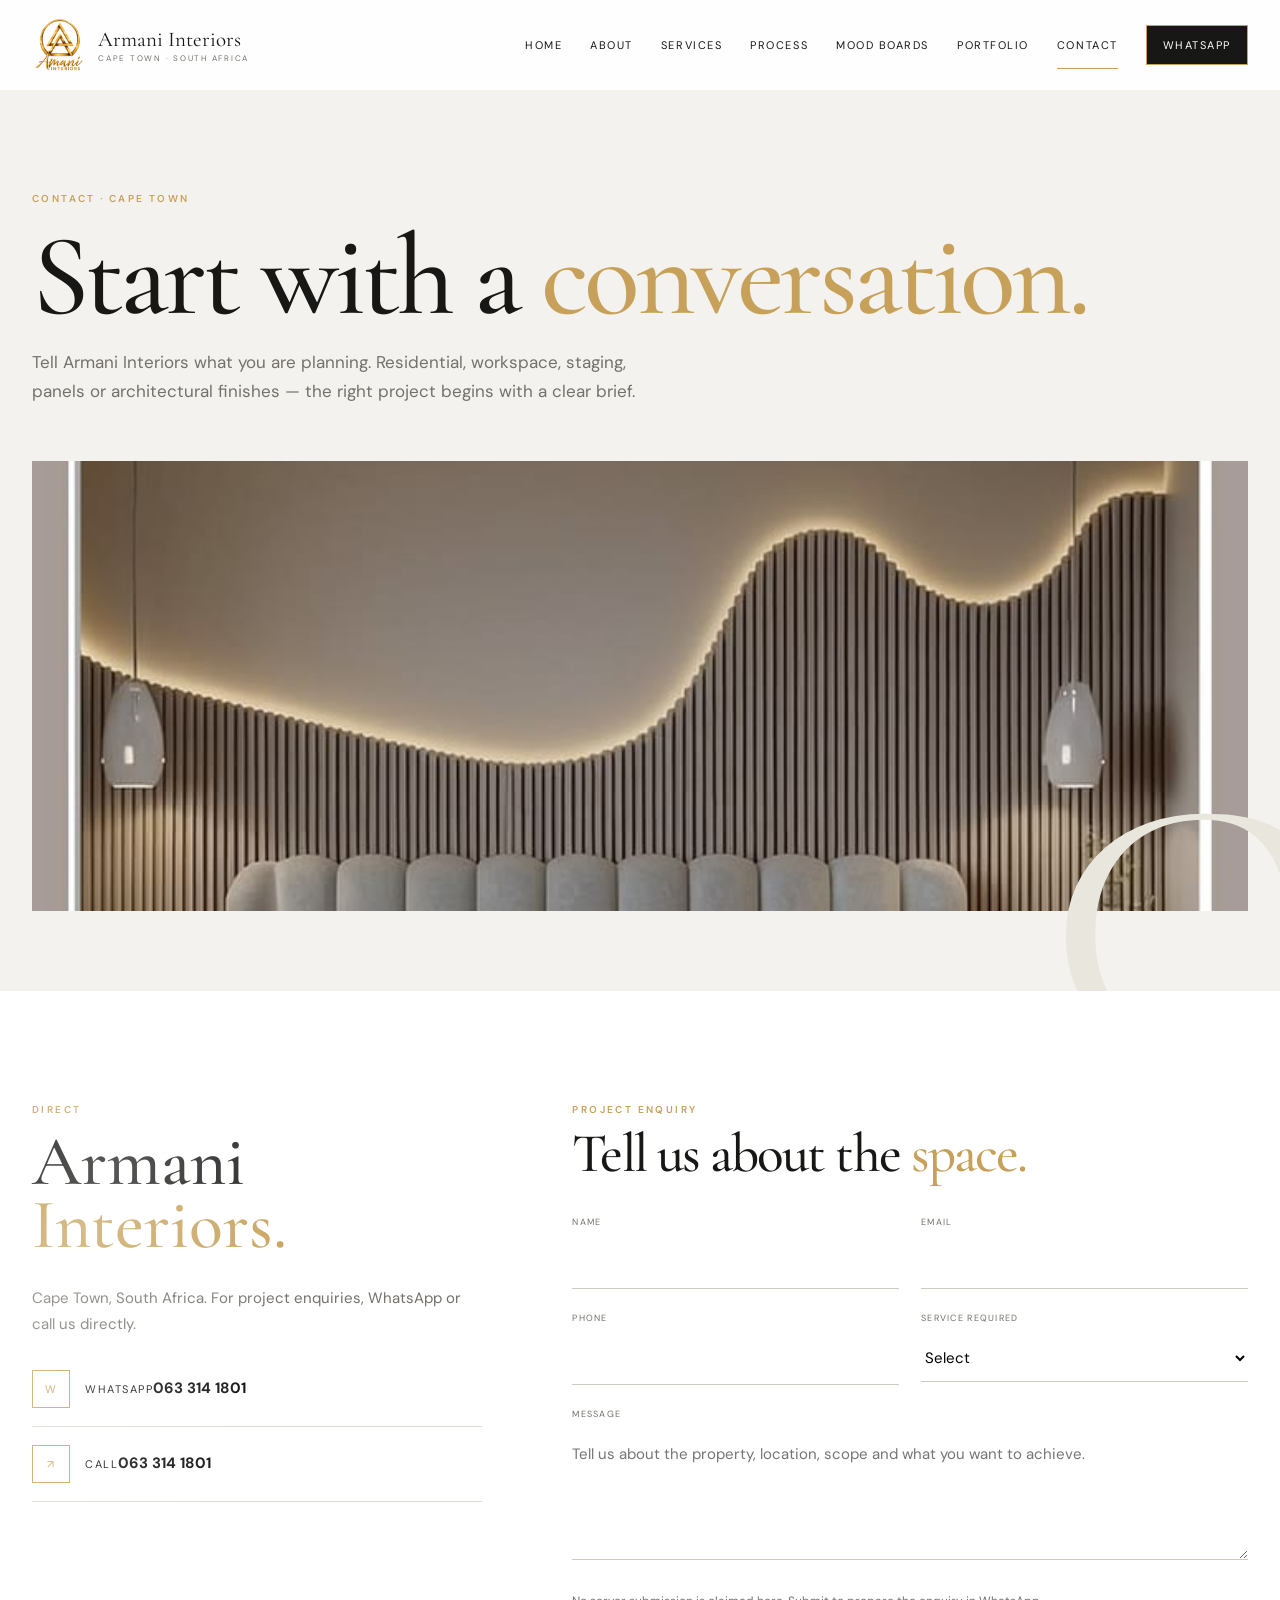
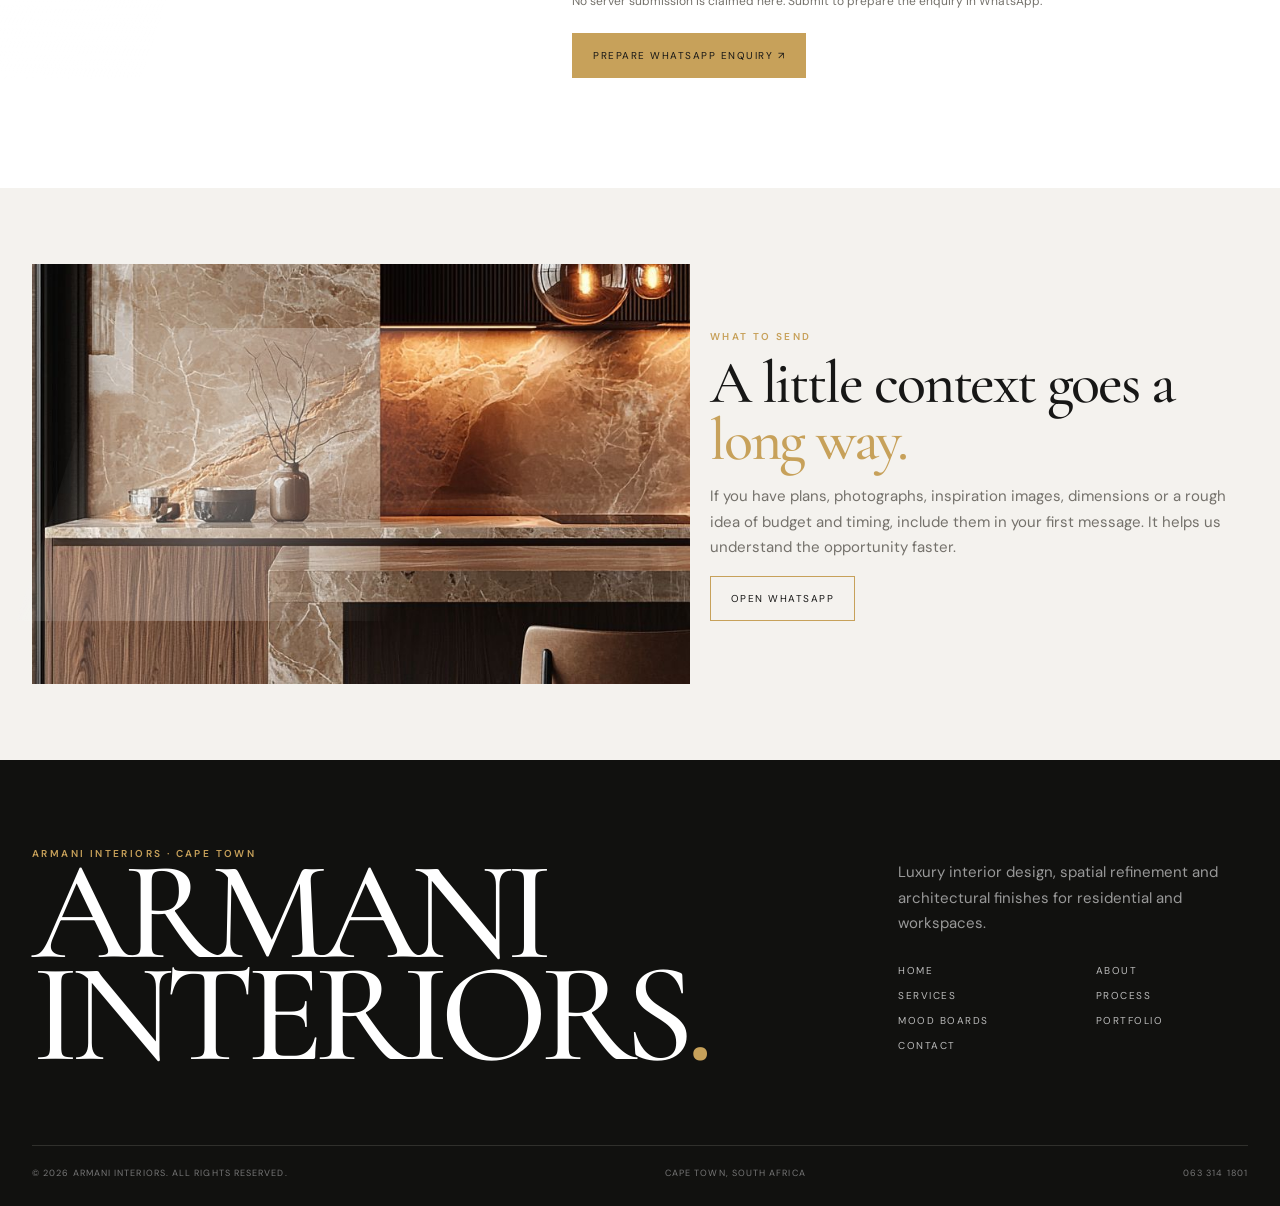
<file: contact.html>
<!doctype html><html lang="en"><head><meta charset="utf-8"><meta name="viewport" content="width=device-width,initial-scale=1"><meta name="theme-color" content="#171716">
<link rel="stylesheet" href="styles.css"><link rel="icon" href="assets/file_00000000468882109722c236b405d315.png">
<title>Contact | Armani Interiors</title><meta name="description" content="Contact Armani Interiors in Cape Town for residential and workspace interior design, staging, cladding and wall panels."></head><body><header class="site-header"><div class="wrap nav"><a class="brand" href="index.html" aria-label="Armani Interiors home"><img src="assets/file_00000000468882109722c236b405d315.png" alt="Armani Interiors logo"><span class="brand-text">Armani Interiors<small>Cape Town · South Africa</small></span></a><nav class="nav-links" aria-label="Primary navigation"><a class="" href="index.html">Home</a><a class="" href="about.html">About</a><a class="" href="services.html">Services</a><a class="" href="process.html">Process</a><a class="" href="mood-boards.html">Mood Boards</a><a class="" href="portfolio.html">Portfolio</a><a class="active" href="contact.html">Contact</a><a class="nav-cta" data-whatsapp target="_blank" rel="noopener">WhatsApp</a></nav><button class="menu-btn" aria-label="Open menu" aria-expanded="false"><span></span><span></span></button></div><nav class="mobile-menu" aria-label="Mobile navigation"><a href="index.html">Home</a><a href="about.html">About</a><a href="services.html">Services</a><a href="process.html">Process</a><a href="mood-boards.html">Mood Boards</a><a href="portfolio.html">Portfolio</a><a href="contact.html">Contact</a><a data-whatsapp target="_blank" rel="noopener">WhatsApp</a></nav></header><main><section class="page-hero"><div class="wrap"><div class="eyebrow">Contact · Cape Town</div><h1 class="display">Start with a <span class="gold">conversation.</span></h1><p>Tell Armani Interiors what you are planning. Residential, workspace, staging, panels or architectural finishes — the right project begins with a clear brief.</p><div class="page-hero-image reveal"><img src="assets/IMG-20261007-WA0006.jpg" alt="Elegant contemporary bedroom interior" fetchpriority="high"></div></div><div class="ghost">C</div></section><section class="section"><div class="wrap contact-grid"><div class="contact-info reveal"><div class="eyebrow">Direct</div><h2>Armani <span class="gold">Interiors.</span></h2><p>Cape Town, South Africa. For project enquiries, WhatsApp or call us directly.</p><a class="contact-link" data-whatsapp target="_blank" rel="noopener"><span class="icon">W</span><div><span>WhatsApp</span><strong>063 314 1801</strong></div></a><a class="contact-link" data-phone><span class="icon">↗</span><div><span>Call</span><strong>063 314 1801</strong></div></a></div><div class="reveal delay-1"><div class="eyebrow">Project Enquiry</div><h2 class="display" style="font-size:55px;margin:10px 0 35px">Tell us about the <span class="gold">space.</span></h2><form class="form" id="contactForm"><div class="field"><label for="name">Name</label><input id="name" name="name" required autocomplete="name"></div><div class="field"><label for="email">Email</label><input id="email" name="email" type="email" required autocomplete="email"></div><div class="field"><label for="phone">Phone</label><input id="phone" name="phone" required autocomplete="tel"></div><div class="field"><label for="service">Service required</label><select id="service" name="service" required><option value="">Select</option><option>Turnkey Interior Design</option><option>Property Staging</option><option>Cladding Supply & Installation</option><option>Wall Panel Installation</option><option>Other / Not sure yet</option></select></div><div class="field full"><label for="message">Message</label><textarea id="message" name="message" required placeholder="Tell us about the property, location, scope and what you want to achieve."></textarea></div><div class="form-status" aria-live="polite">No server submission is claimed here. Submit to prepare the enquiry in WhatsApp.</div><button class="btn gold-btn" type="submit">Prepare WhatsApp Enquiry ↗</button></form></div></div></section><section class="section-sm" style="background:var(--soft)"><div class="wrap mini-board"><div class="image-frame reveal" style="height:420px"><img src="assets/IMG-20261007-WA0003.jpg" alt="Luxury interior concept with stone and timber" loading="lazy"></div><div class="reveal delay-1"><div class="eyebrow">What to send</div><h2 class="display" style="font-size:60px;margin:10px 0">A little context goes a <span class="gold">long way.</span></h2><p style="color:var(--gray)">If you have plans, photographs, inspiration images, dimensions or a rough idea of budget and timing, include them in your first message. It helps us understand the opportunity faster.</p><a class="btn" data-whatsapp target="_blank" rel="noopener">Open WhatsApp</a></div></div></section></main><footer class="footer"><div class="wrap"><div class="footer-top"><div><div class="eyebrow">Armani Interiors · Cape Town</div><h2>ARMANI INTERIORS<span>.</span></h2></div><div class="footer-copy"><p>Luxury interior design, spatial refinement and architectural finishes for residential and workspaces.</p><div class="footer-links"><a href="index.html">Home</a><a href="about.html">About</a><a href="services.html">Services</a><a href="process.html">Process</a><a href="mood-boards.html">Mood Boards</a><a href="portfolio.html">Portfolio</a><a href="contact.html">Contact</a></div></div></div><div class="footer-bottom"><span>© 2026 Armani Interiors. All rights reserved.</span><span>Cape Town, South Africa</span><span>063 314 1801</span></div></div></footer><script src="script.js"></script></body></html>
</file>
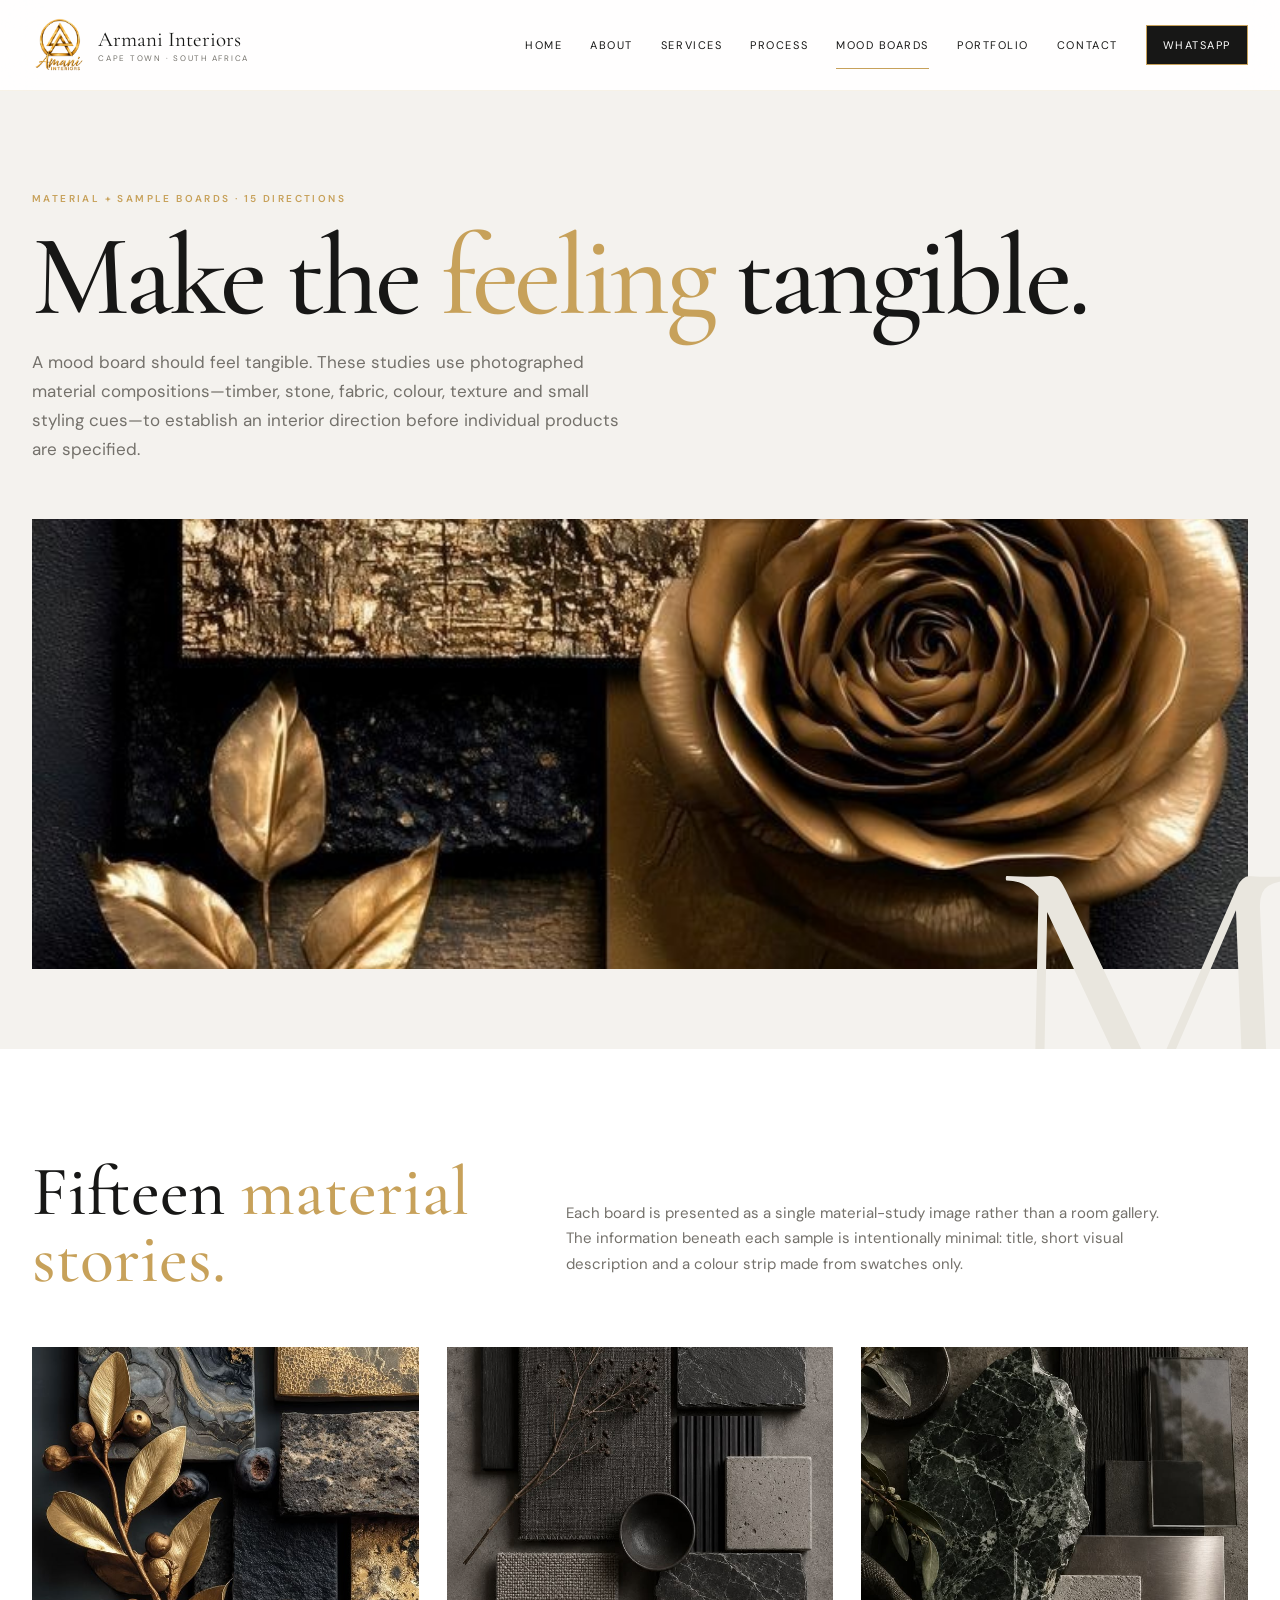
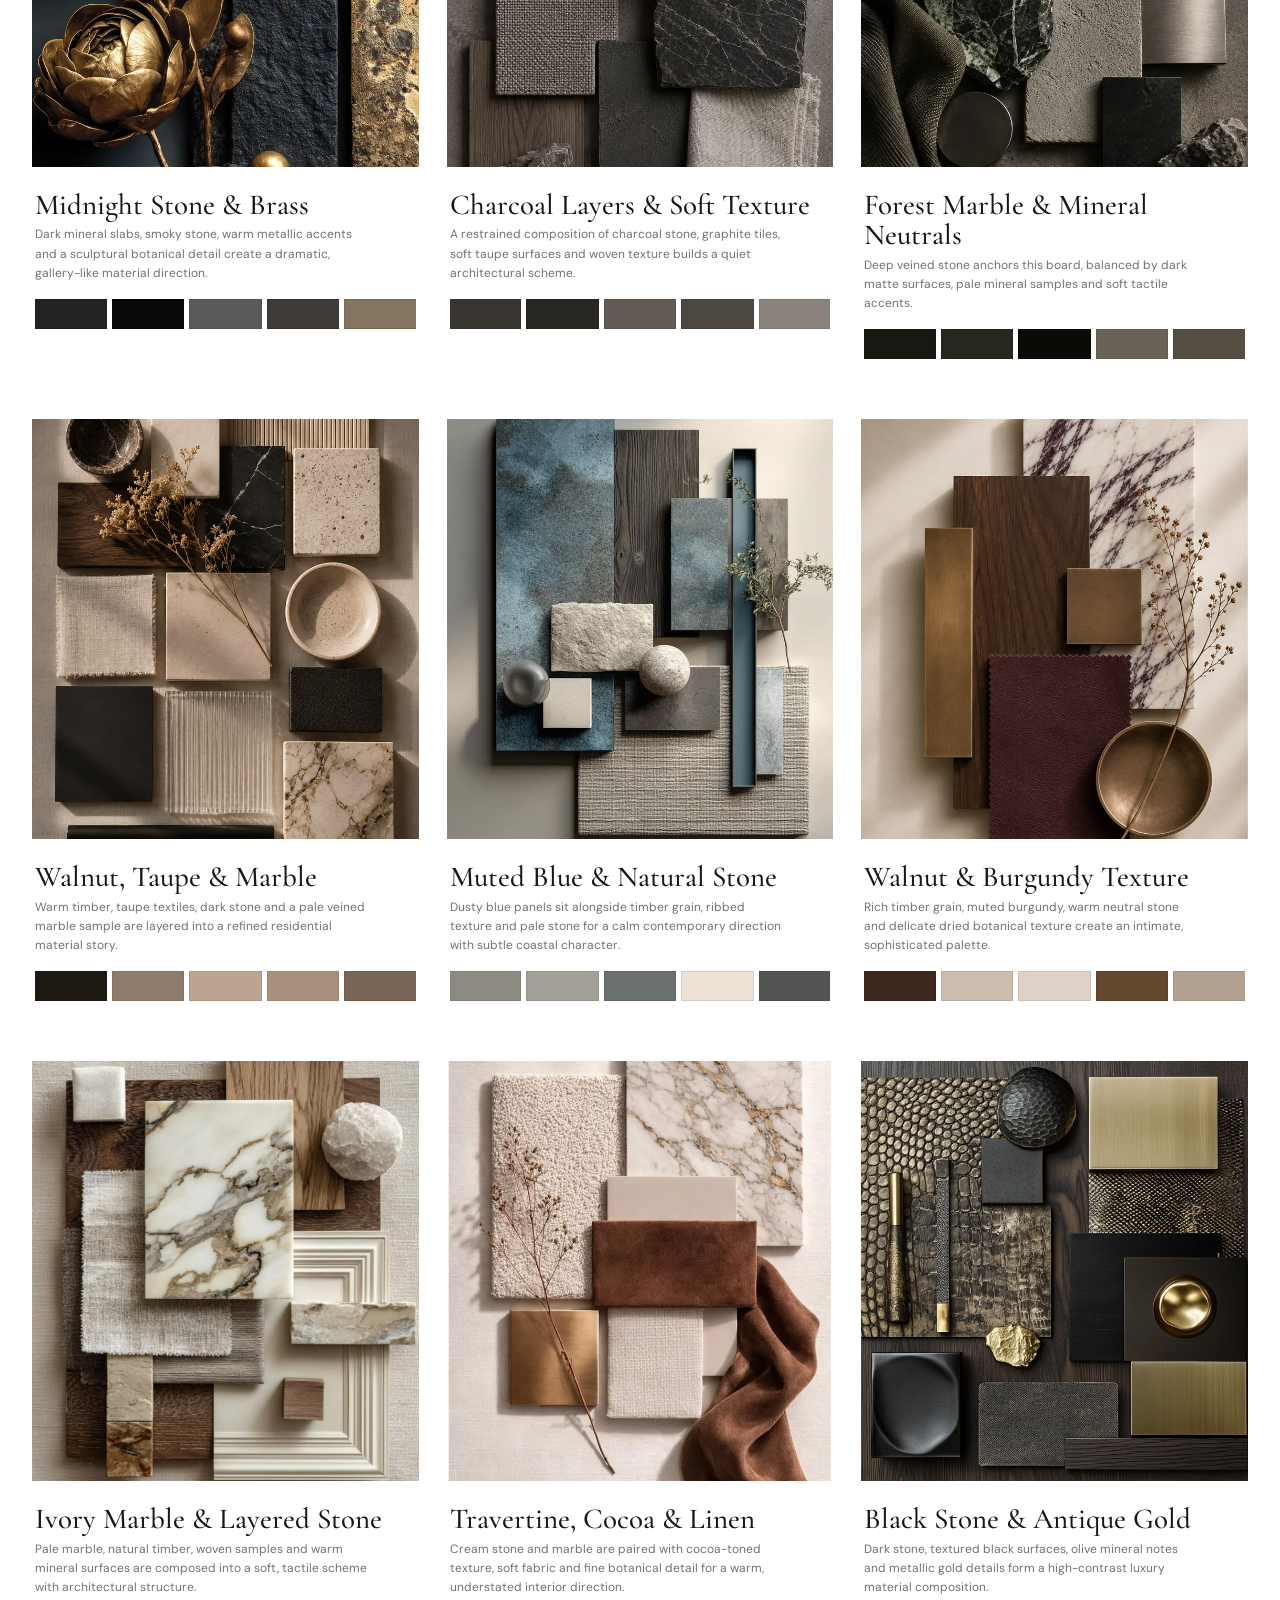
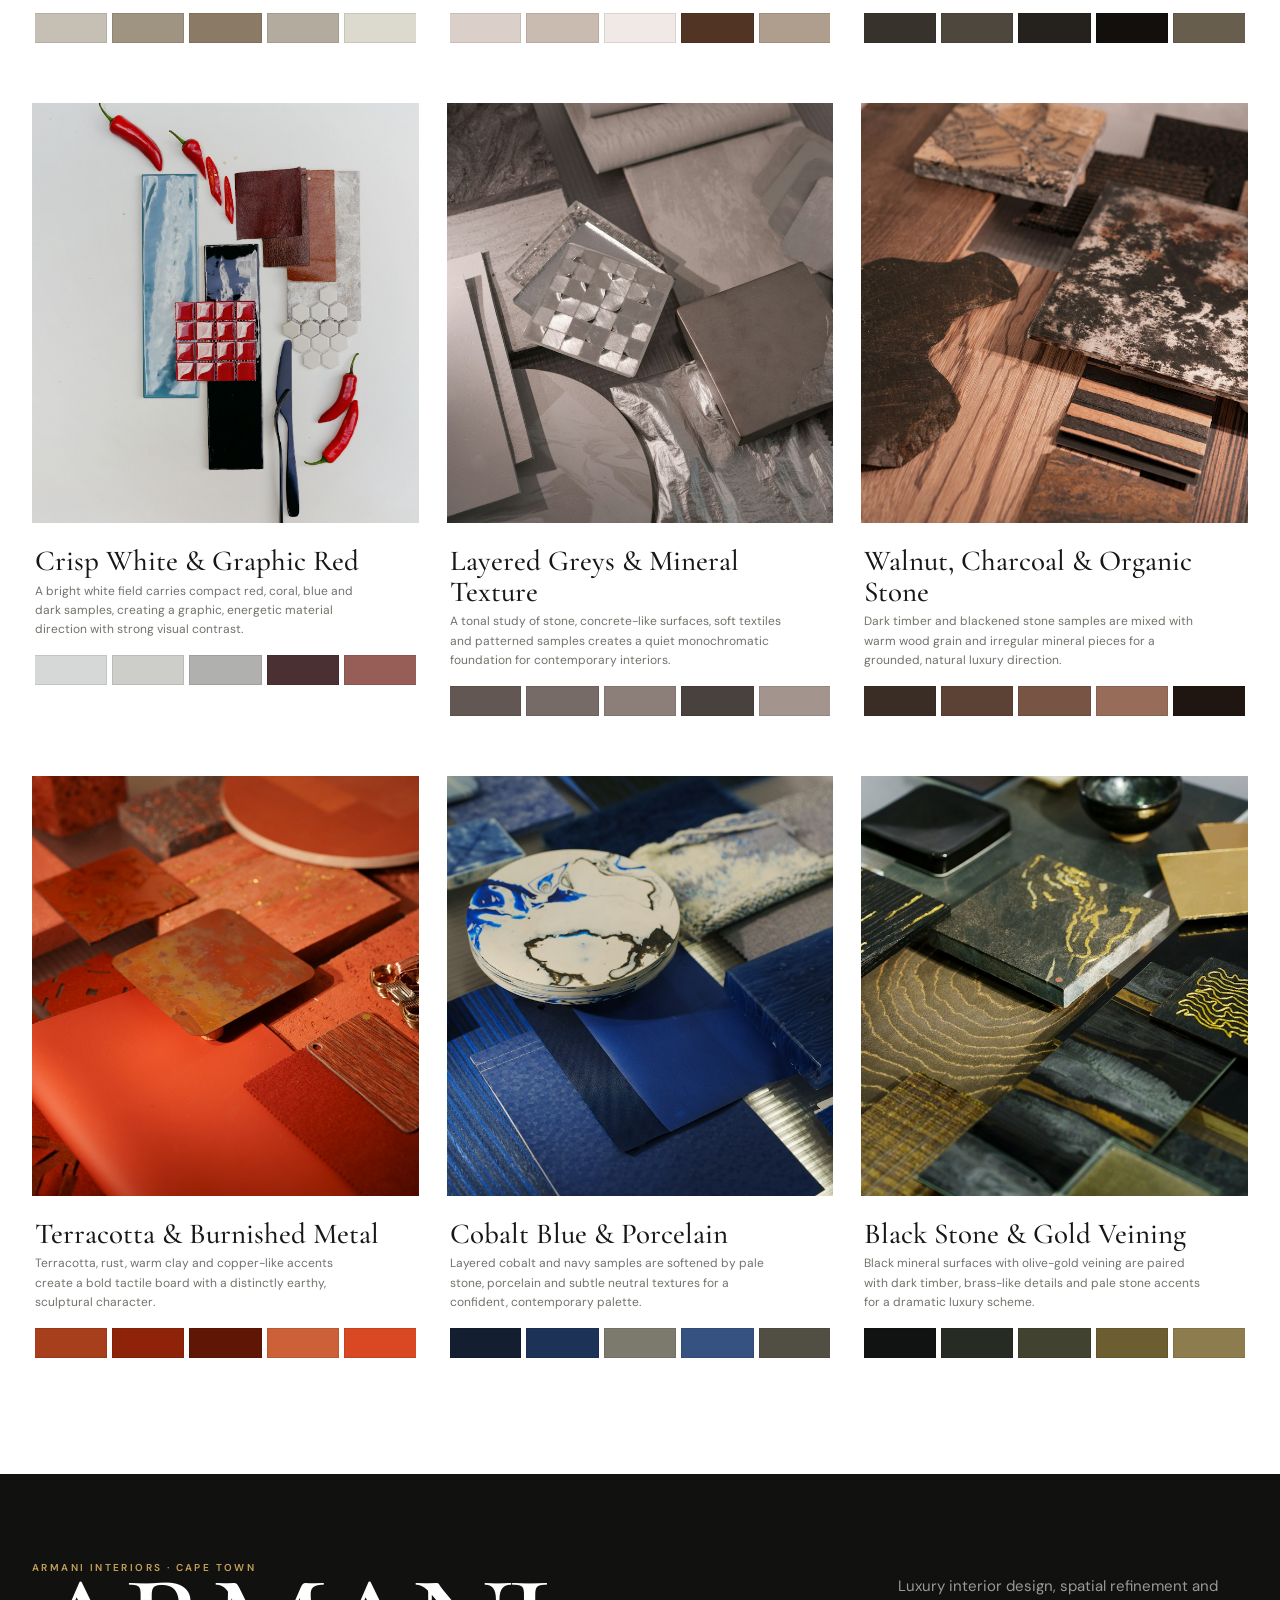
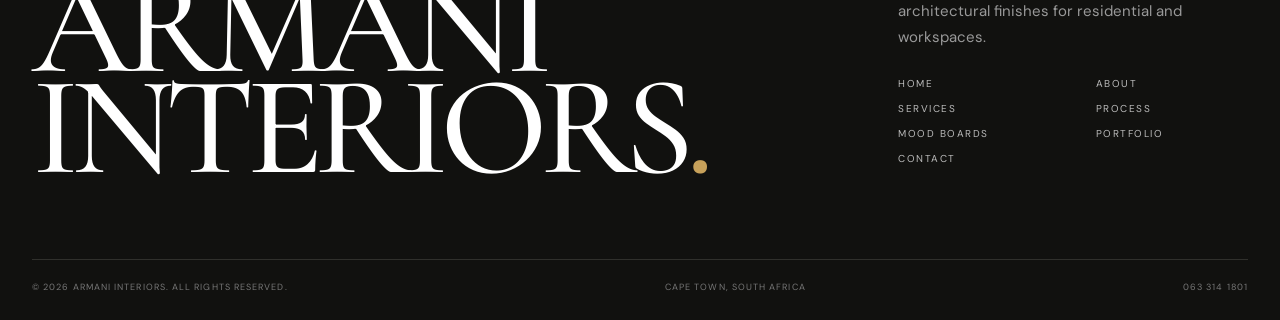
<file: mood-boards.html>
<!doctype html><html lang="en"><head><meta charset="utf-8"><meta name="viewport" content="width=device-width,initial-scale=1"><meta name="theme-color" content="#171716">
<link rel="stylesheet" href="styles.css"><link rel="icon" href="assets/file_00000000468882109722c236b405d315.png">
<title>Mood Boards | Armani Interiors</title><meta name="description" content="Explore curated interior-design mood and material boards built around colour, texture and finish."></head><body><header class="site-header"><div class="wrap nav"><a class="brand" href="index.html" aria-label="Armani Interiors home"><img src="assets/file_00000000468882109722c236b405d315.png" alt="Armani Interiors logo"><span class="brand-text">Armani Interiors<small>Cape Town · South Africa</small></span></a><nav class="nav-links" aria-label="Primary navigation"><a class="" href="index.html">Home</a><a class="" href="about.html">About</a><a class="" href="services.html">Services</a><a class="" href="process.html">Process</a><a class="active" href="mood-boards.html">Mood Boards</a><a class="" href="portfolio.html">Portfolio</a><a class="" href="contact.html">Contact</a><a class="nav-cta" data-whatsapp target="_blank" rel="noopener">WhatsApp</a></nav><button class="menu-btn" aria-label="Open menu" aria-expanded="false"><span></span><span></span></button></div><nav class="mobile-menu" aria-label="Mobile navigation"><a href="index.html">Home</a><a href="about.html">About</a><a href="services.html">Services</a><a href="process.html">Process</a><a href="mood-boards.html">Mood Boards</a><a href="portfolio.html">Portfolio</a><a href="contact.html">Contact</a><a data-whatsapp target="_blank" rel="noopener">WhatsApp</a></nav></header><main><section class="page-hero"><div class="wrap"><div class="eyebrow">Material + Sample Boards · 15 Directions</div><h1 class="display">Make the <span class="gold">feeling</span> tangible.</h1><p>A mood board should feel tangible. These studies use photographed material compositions—timber, stone, fabric, colour, texture and small styling cues—to establish an interior direction before individual products are specified.</p><div class="page-hero-image reveal"><img src="assets/IMG-20261007-WA0001.jpg" alt="Curated interior material mood board" fetchpriority="high"></div></div><div class="ghost">M</div></section><section class="section"><div class="wrap"><div class="boards-intro reveal"><h2>Fifteen <span class="gold">material stories.</span></h2><p>Each board is presented as a single material-study image rather than a room gallery. The information beneath each sample is intentionally minimal: title, short visual description and a colour strip made from swatches only.</p></div><div class="boards-grid" id="boardsGrid" style="margin-top:55px"></div></div></section></main><div class="modal" id="boardModal" aria-hidden="true"><div class="modal-panel"><button class="modal-close" aria-label="Close board">×</button><div class="eyebrow">Armani Interiors · Material Board</div><h2 class="modal-title">Board</h2><p class="modal-desc"></p><div class="modal-board"><div class="modal-visual visual"></div><div class="modal-board-copy"><div class="modal-palette"></div></div></div></div></div><footer class="footer"><div class="wrap"><div class="footer-top"><div><div class="eyebrow">Armani Interiors · Cape Town</div><h2>ARMANI INTERIORS<span>.</span></h2></div><div class="footer-copy"><p>Luxury interior design, spatial refinement and architectural finishes for residential and workspaces.</p><div class="footer-links"><a href="index.html">Home</a><a href="about.html">About</a><a href="services.html">Services</a><a href="process.html">Process</a><a href="mood-boards.html">Mood Boards</a><a href="portfolio.html">Portfolio</a><a href="contact.html">Contact</a></div></div></div><div class="footer-bottom"><span>© 2026 Armani Interiors. All rights reserved.</span><span>Cape Town, South Africa</span><span>063 314 1801</span></div></div></footer><script src="script.js"></script></body></html>
</file>
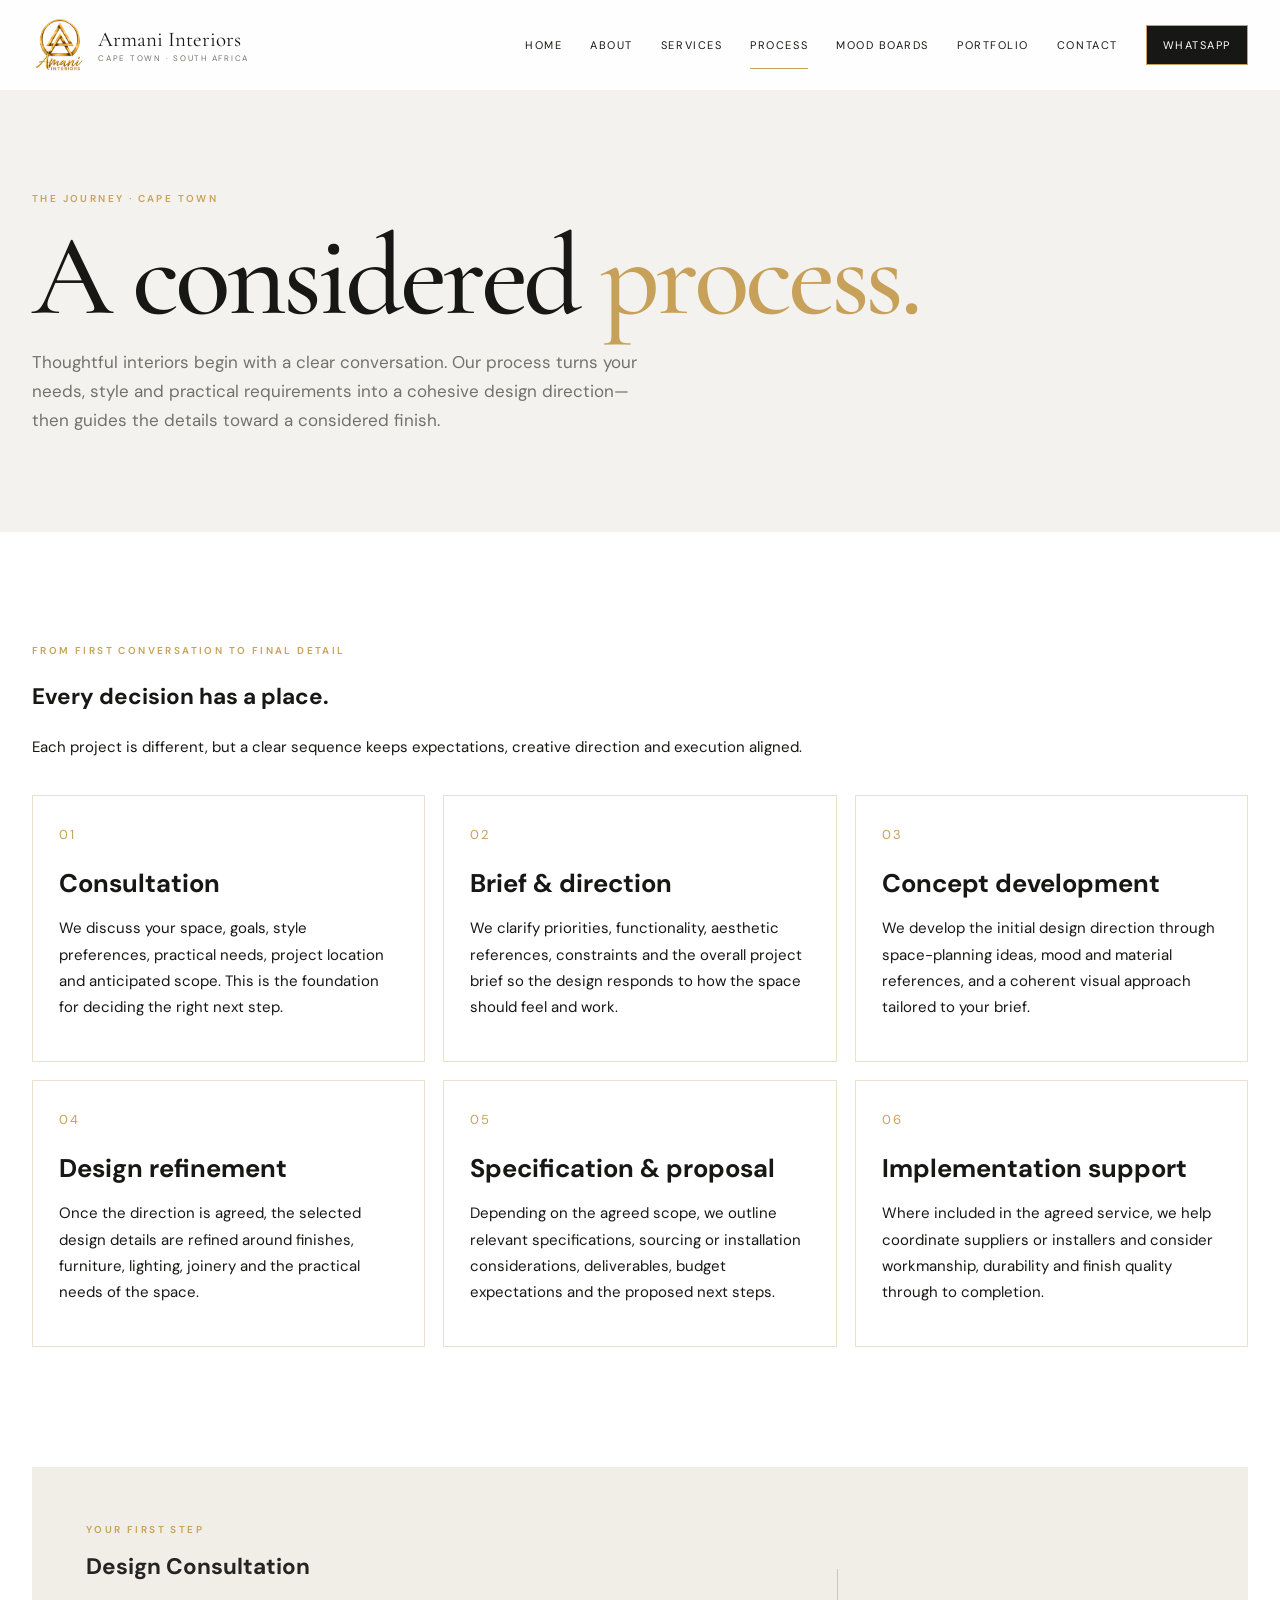
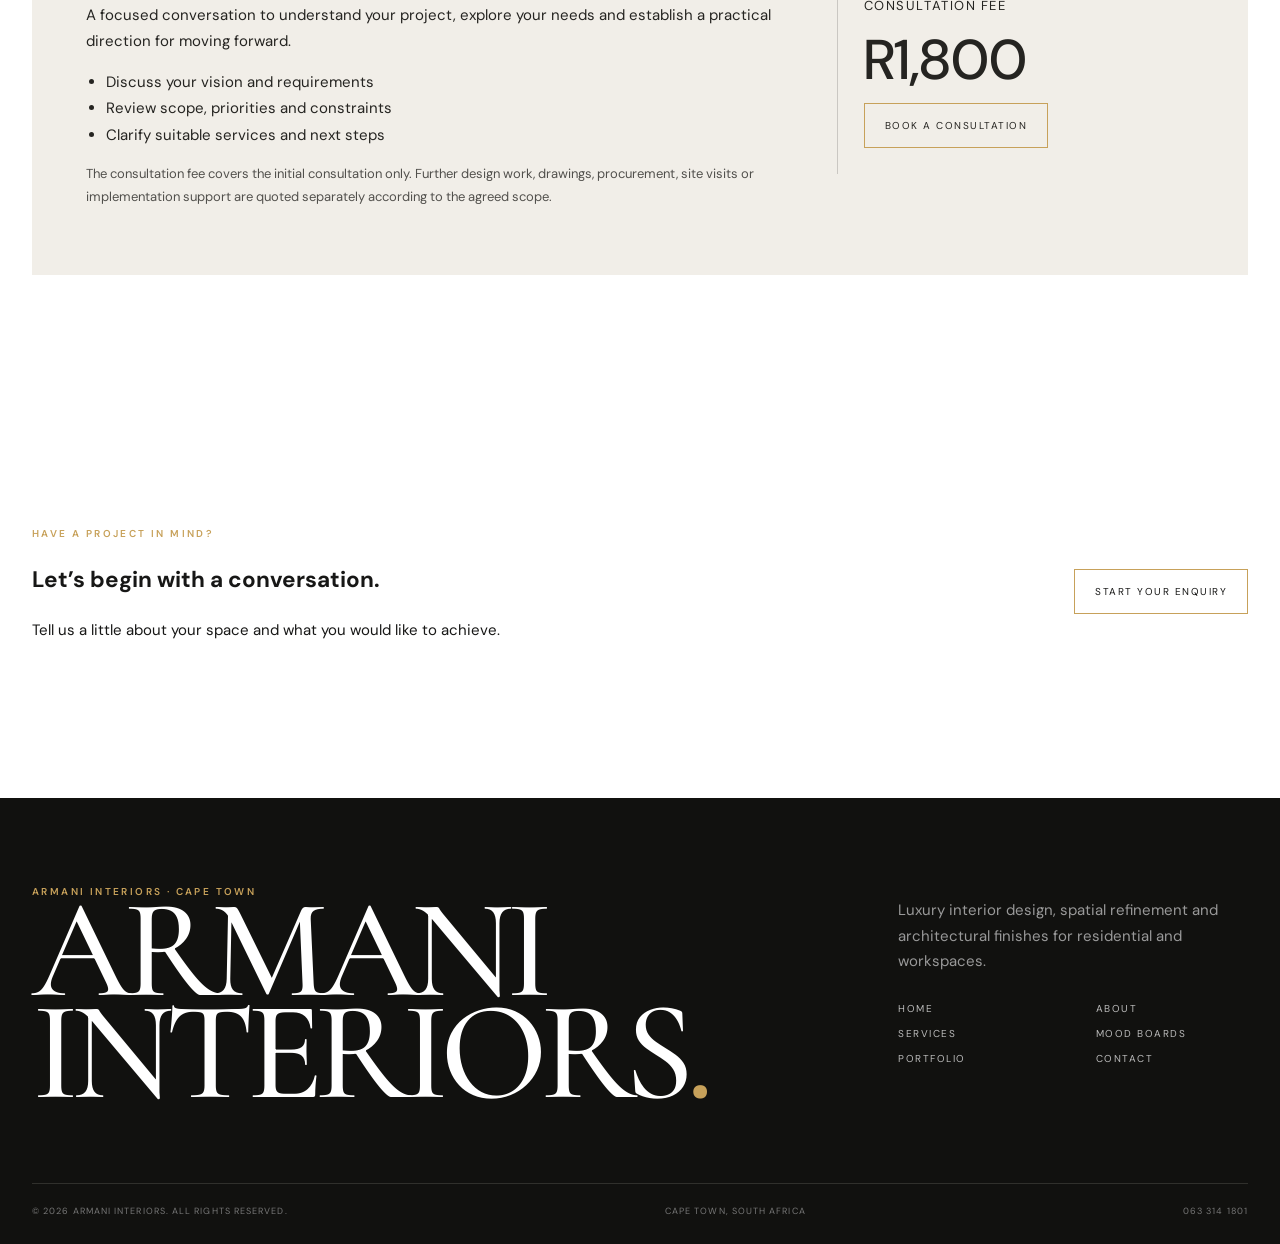
<file: process.html>
<!doctype html><html lang="en"><head><meta charset="utf-8"><meta name="viewport" content="width=device-width,initial-scale=1"><meta name="theme-color" content="#171716">
<link rel="stylesheet" href="styles.css"><link rel="icon" href="assets/file_00000000468882109722c236b405d315.png">
<title>About | Armani Interiors</title><meta name="description" content="Discover Armani Interiors, a Cape Town interior-design studio focused on refined spaces, materials and architectural detail."></head><body><header class="site-header"><div class="wrap nav"><a class="brand" href="index.html" aria-label="Armani Interiors home"><img src="assets/file_00000000468882109722c236b405d315.png" alt="Armani Interiors logo"><span class="brand-text">Armani Interiors<small>Cape Town · South Africa</small></span></a><nav class="nav-links" aria-label="Primary navigation"><a class="" href="index.html">Home</a><a class="" href="about.html">About</a><a class="" href="services.html">Services</a><a class="active" href="process.html">Process</a><a class="" href="mood-boards.html">Mood Boards</a><a class="" href="portfolio.html">Portfolio</a><a class="" href="contact.html">Contact</a><a class="nav-cta" data-whatsapp target="_blank" rel="noopener">WhatsApp</a></nav><button class="menu-btn" aria-label="Open menu" aria-expanded="false"><span></span><span></span></button></div><nav class="mobile-menu" aria-label="Mobile navigation"><a href="index.html">Home</a><a href="about.html">About</a><a href="services.html">Services</a><a href="process.html">Process</a><a href="mood-boards.html">Mood Boards</a><a href="portfolio.html">Portfolio</a><a href="contact.html">Contact</a><a data-whatsapp target="_blank" rel="noopener">WhatsApp</a></nav></header><main>
<section class="page-hero"><div class="wrap"><div class="eyebrow">The Journey · Cape Town</div><h1 class="display">A considered <span class="gold">process.</span></h1><p class="lead">Thoughtful interiors begin with a clear conversation. Our process turns your needs, style and practical requirements into a cohesive design direction—then guides the details toward a considered finish.</p></div></section>
<section class="section"><div class="wrap"><div class="section-heading"><div class="eyebrow">From first conversation to final detail</div><h2 class="display-sm">Every decision has a place.</h2><p>Each project is different, but a clear sequence keeps expectations, creative direction and execution aligned.</p></div>
<div class="process-grid">
<article class="process-step"><span class="step-number">01</span><h3>Consultation</h3><p>We discuss your space, goals, style preferences, practical needs, project location and anticipated scope. This is the foundation for deciding the right next step.</p></article>
<article class="process-step"><span class="step-number">02</span><h3>Brief & direction</h3><p>We clarify priorities, functionality, aesthetic references, constraints and the overall project brief so the design responds to how the space should feel and work.</p></article>
<article class="process-step"><span class="step-number">03</span><h3>Concept development</h3><p>We develop the initial design direction through space-planning ideas, mood and material references, and a coherent visual approach tailored to your brief.</p></article>
<article class="process-step"><span class="step-number">04</span><h3>Design refinement</h3><p>Once the direction is agreed, the selected design details are refined around finishes, furniture, lighting, joinery and the practical needs of the space.</p></article>
<article class="process-step"><span class="step-number">05</span><h3>Specification & proposal</h3><p>Depending on the agreed scope, we outline relevant specifications, sourcing or installation considerations, deliverables, budget expectations and the proposed next steps.</p></article>
<article class="process-step"><span class="step-number">06</span><h3>Implementation support</h3><p>Where included in the agreed service, we help coordinate suppliers or installers and consider workmanship, durability and finish quality through to completion.</p></article>
</div></div></section>
<section class="section process-fee-section"><div class="wrap"><div class="fee-panel"><div><div class="eyebrow">Your first step</div><h2 class="display-sm">Design Consultation</h2><p>A focused conversation to understand your project, explore your needs and establish a practical direction for moving forward.</p><ul><li>Discuss your vision and requirements</li><li>Review scope, priorities and constraints</li><li>Clarify suitable services and next steps</li></ul><p class="fee-note">The consultation fee covers the initial consultation only. Further design work, drawings, procurement, site visits or implementation support are quoted separately according to the agreed scope.</p></div><div class="fee-price"><span>Consultation fee</span><strong>R1,800</strong><a class="btn btn-primary" href="contact.html">Book a consultation</a></div></div></div></section>
<section class="section"><div class="wrap"><div class="closing-panel"><div><div class="eyebrow">Have a project in mind?</div><h2 class="display-sm">Let’s begin with a conversation.</h2><p>Tell us a little about your space and what you would like to achieve.</p></div><a class="btn btn-primary" href="contact.html">Start your enquiry</a></div></div></section>
</main><footer class="footer"><div class="wrap"><div class="footer-top"><div><div class="eyebrow">Armani Interiors · Cape Town</div><h2>ARMANI INTERIORS<span>.</span></h2></div><div class="footer-copy"><p>Luxury interior design, spatial refinement and architectural finishes for residential and workspaces.</p><div class="footer-links"><a href="index.html">Home</a><a href="about.html">About</a><a href="services.html">Services</a><a href="mood-boards.html">Mood Boards</a><a href="portfolio.html">Portfolio</a><a href="contact.html">Contact</a></div></div></div><div class="footer-bottom"><span>© 2026 Armani Interiors. All rights reserved.</span><span>Cape Town, South Africa</span><span>063 314 1801</span></div></div></footer><script src="script.js"></script></body></html>
</file>
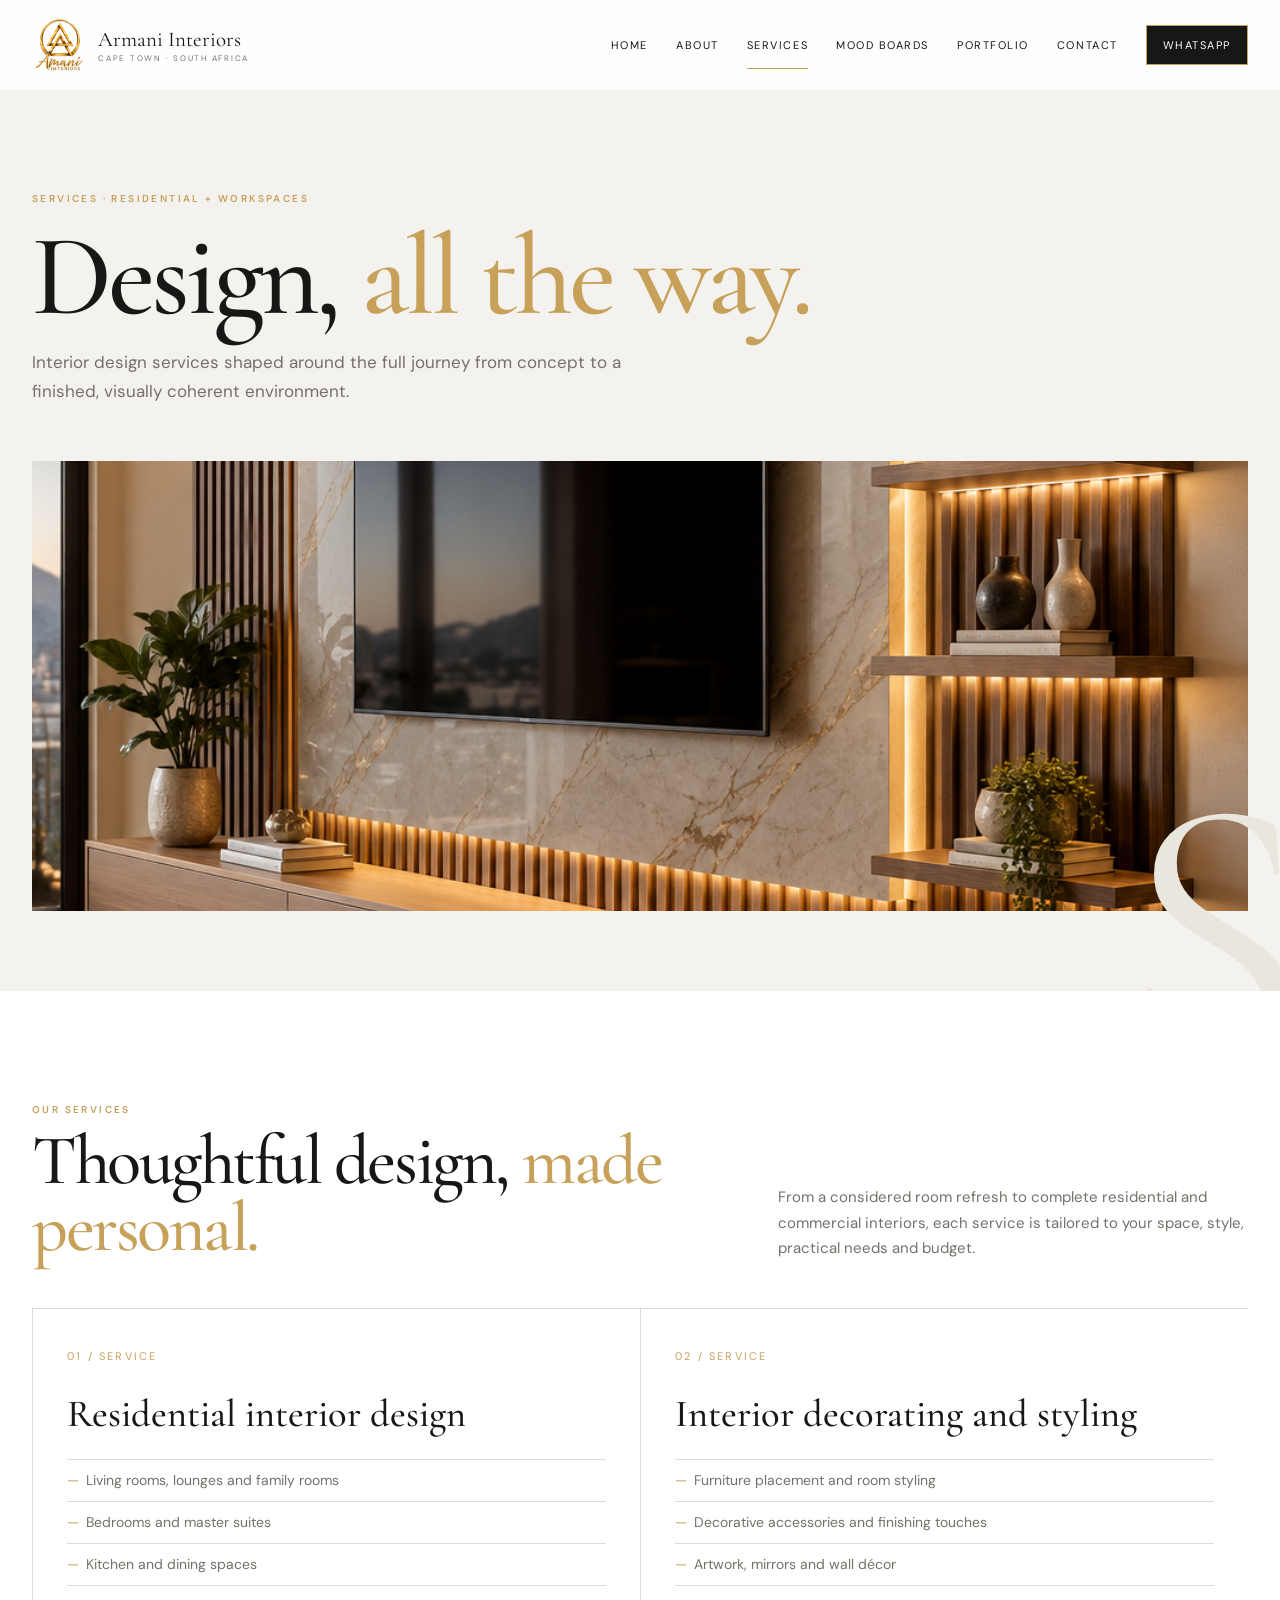
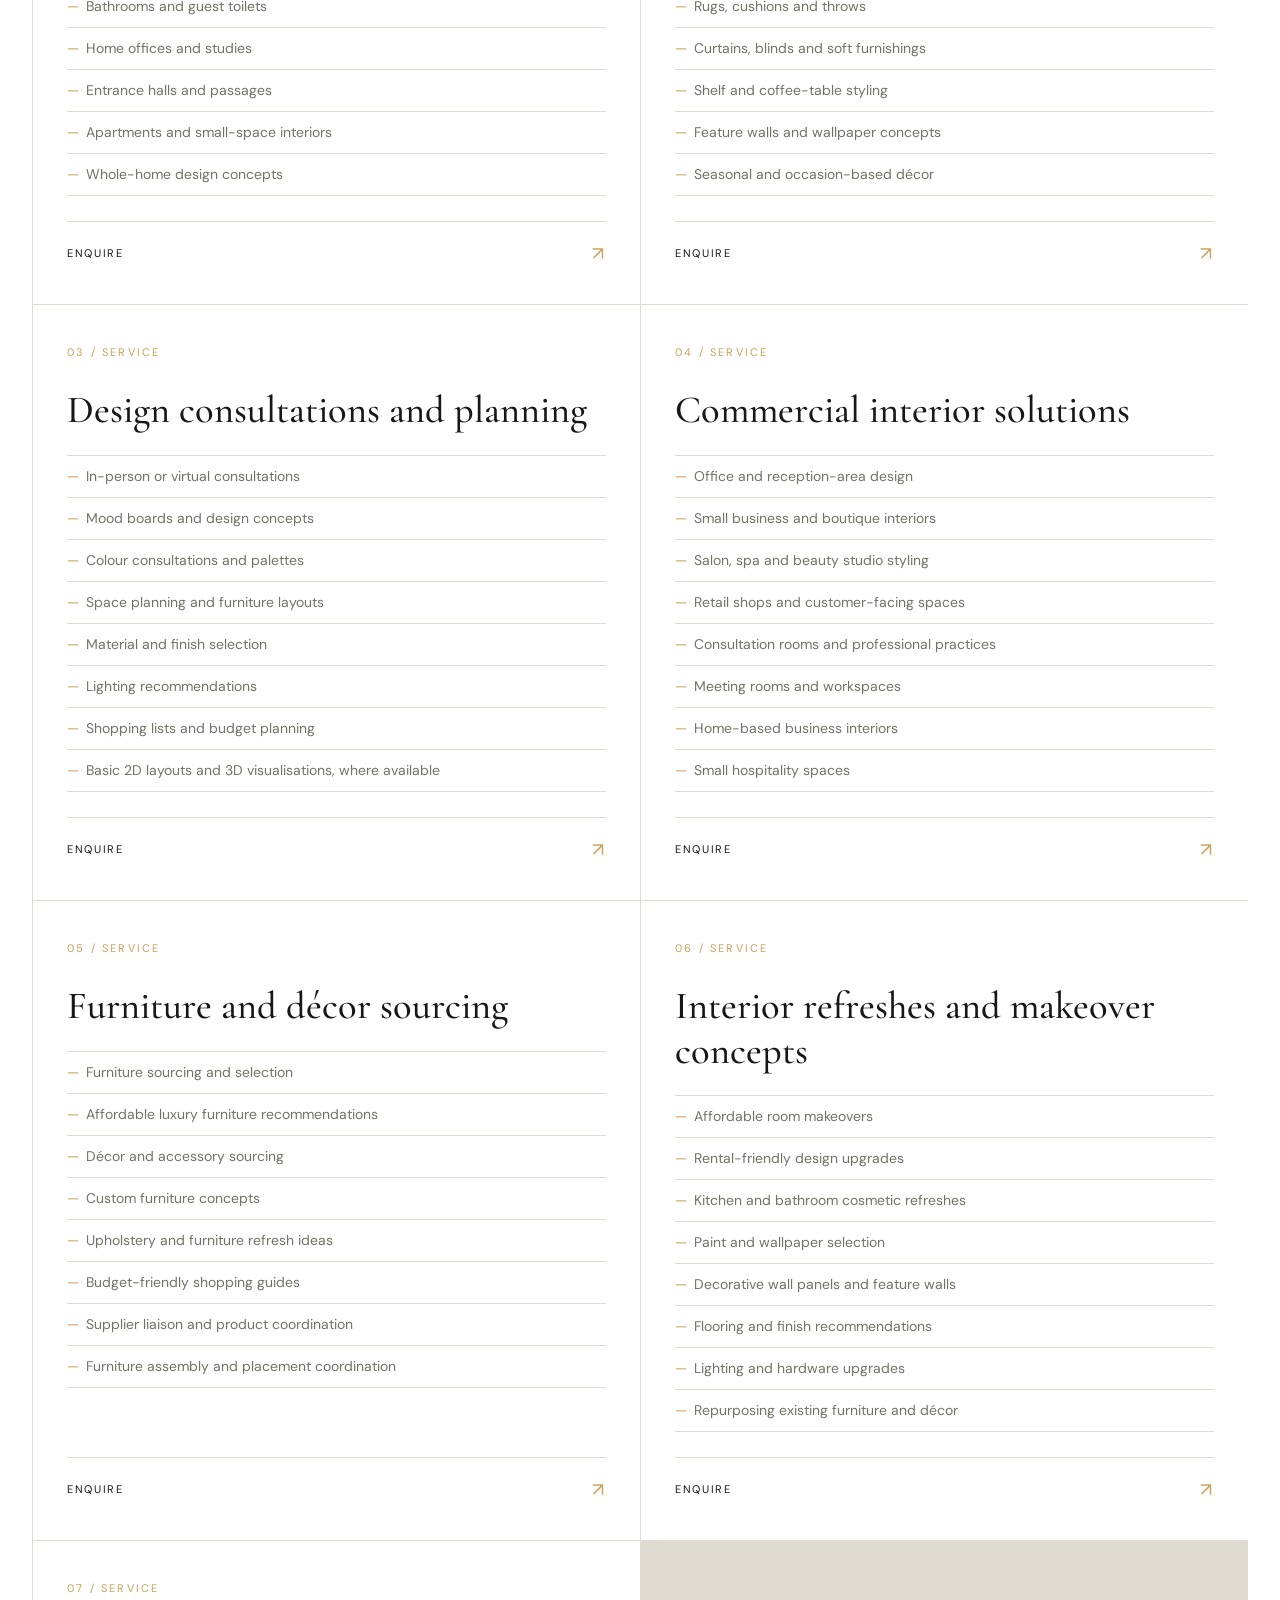
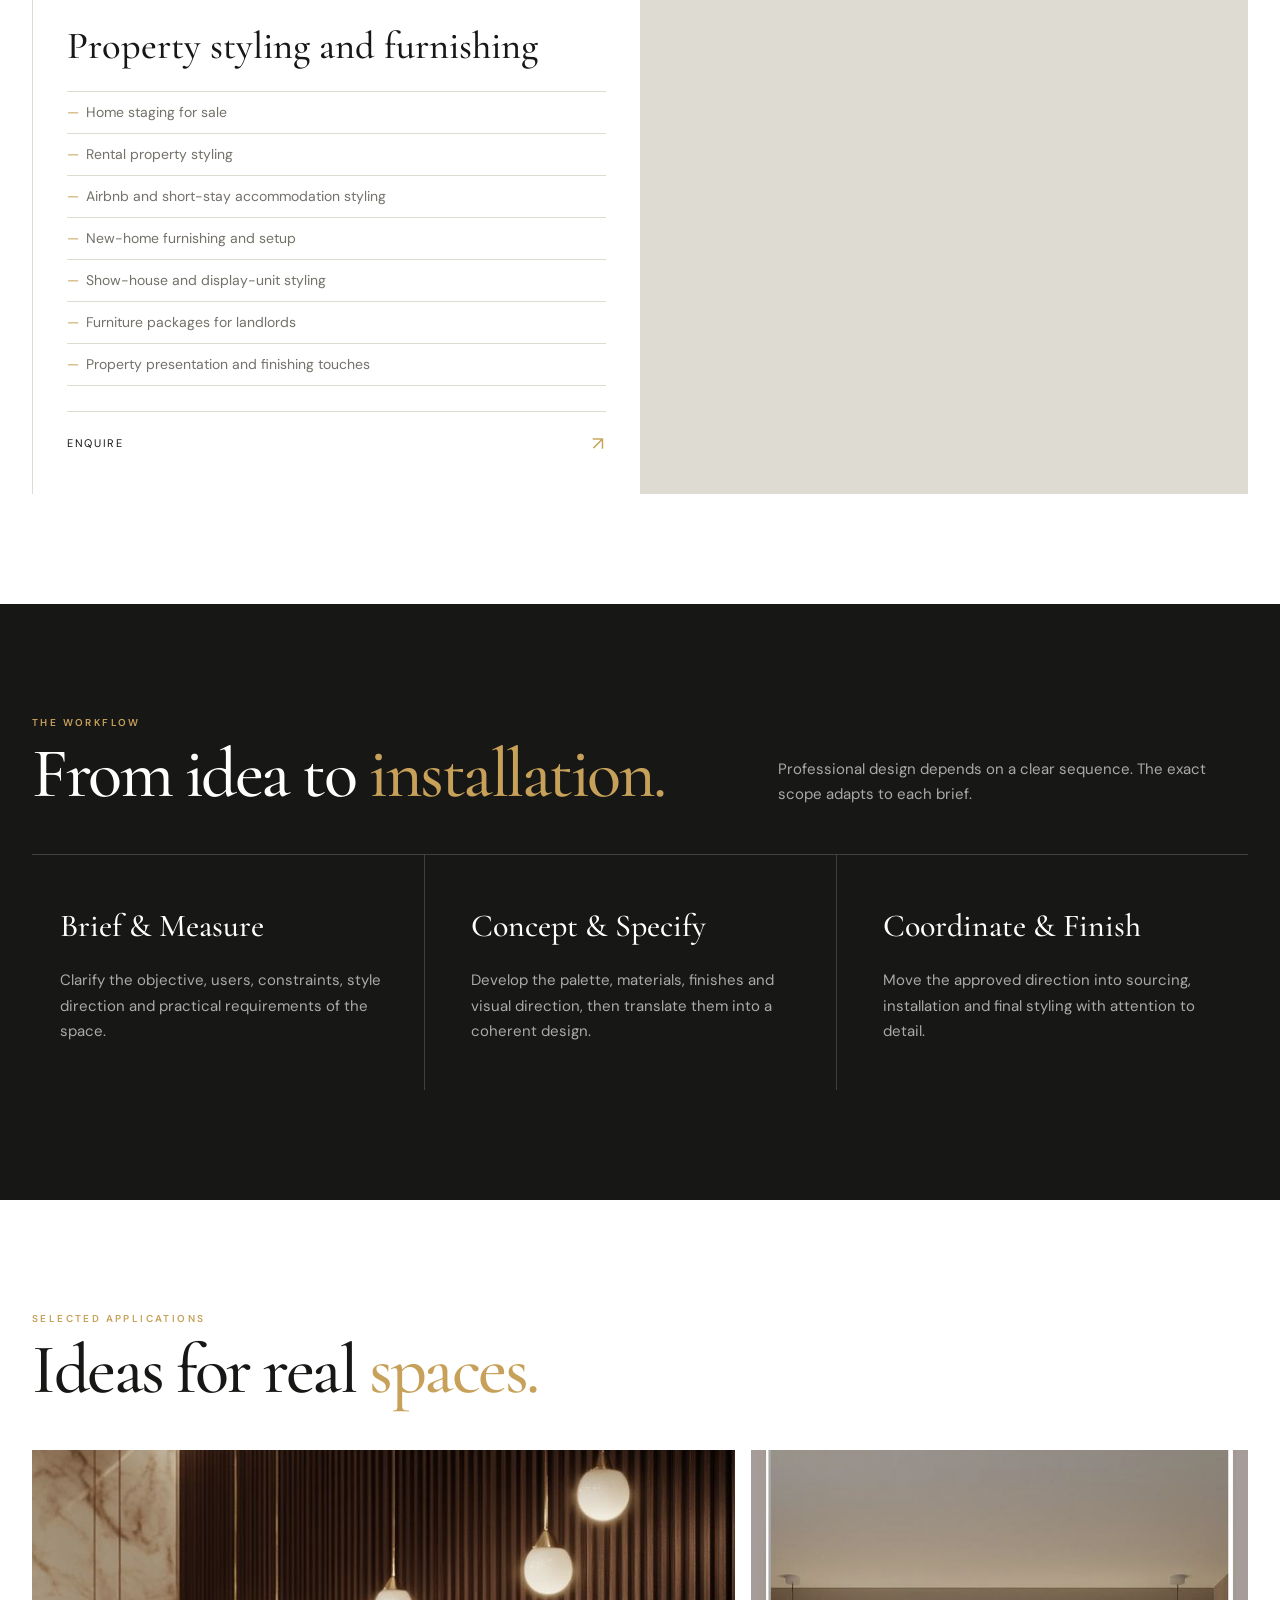
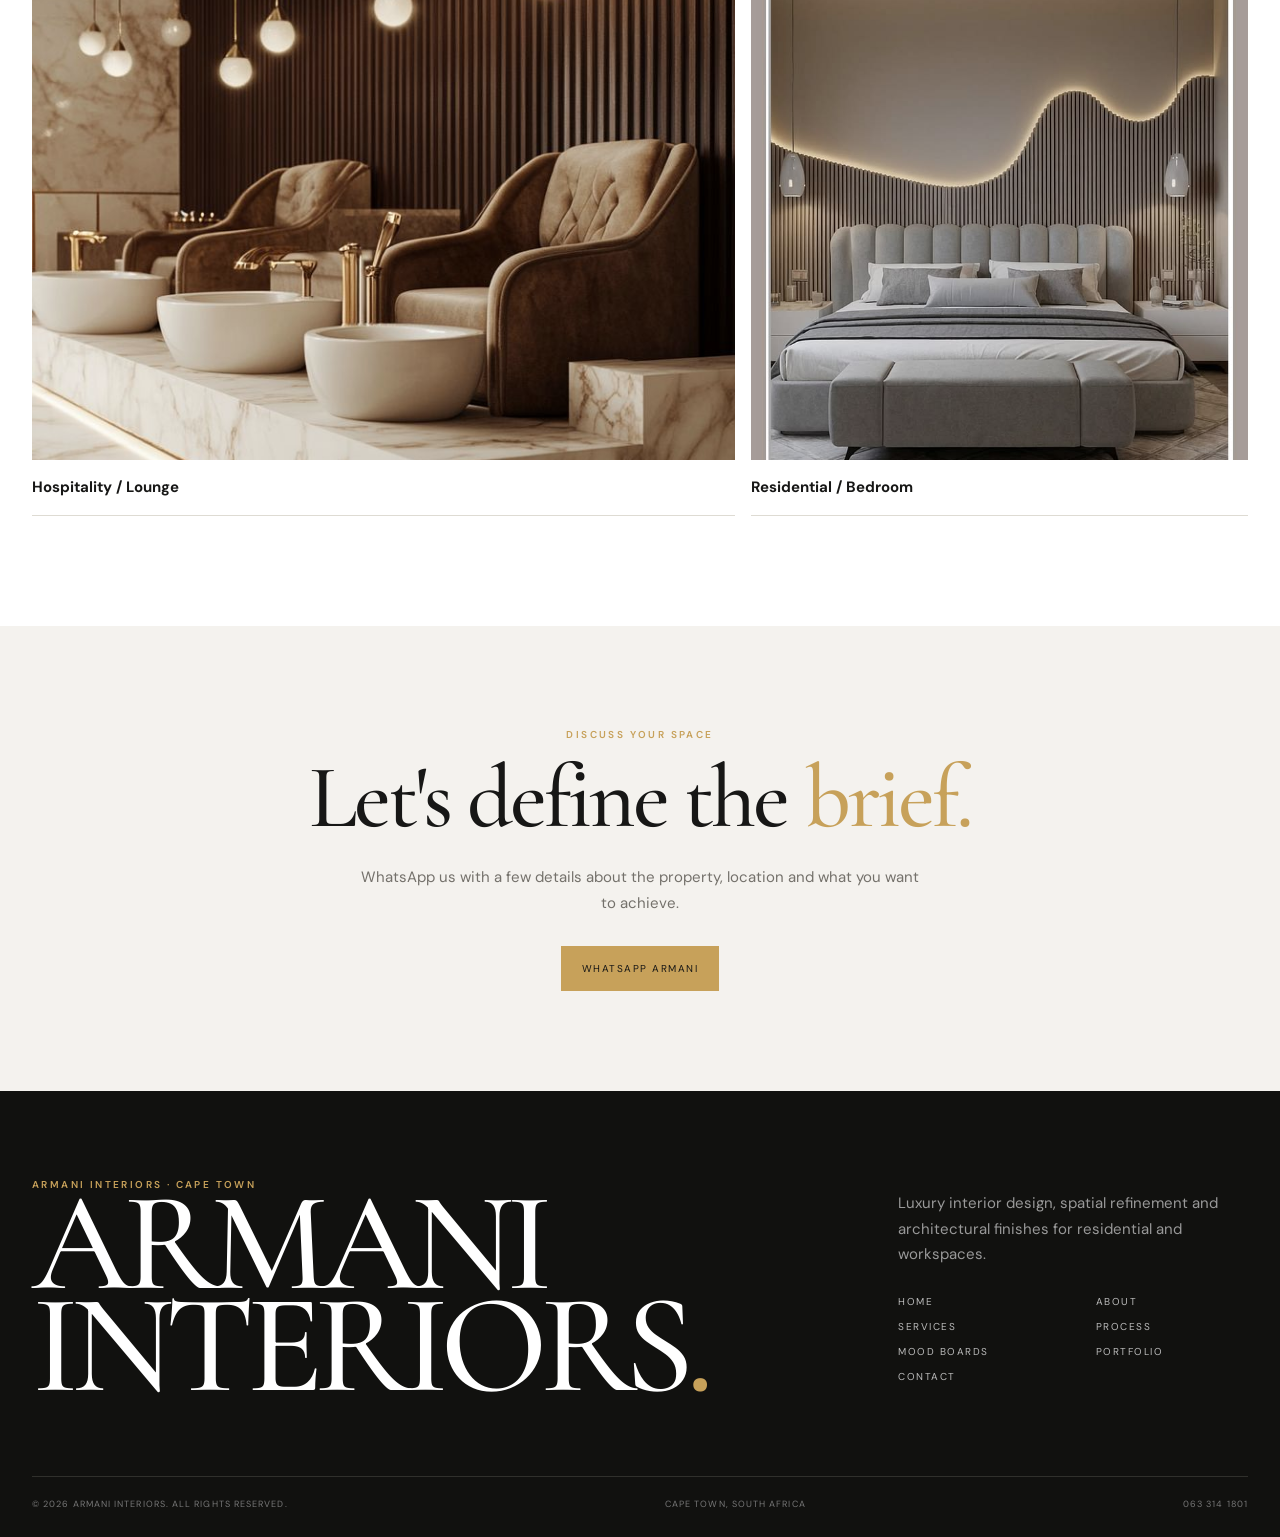
<file: services.html>
<!doctype html><html lang="en"><head><meta charset="utf-8"><meta name="viewport" content="width=device-width,initial-scale=1"><meta name="theme-color" content="#171716">
<link rel="stylesheet" href="styles.css"><link rel="icon" href="assets/file_00000000468882109722c236b405d315.png">
<title>Services | Armani Interiors</title><meta name="description" content="Turnkey interior design, property staging, cladding supply and installation, and wall panel installation in Cape Town."></head><body><header class="site-header"><div class="wrap nav"><a class="brand" href="index.html" aria-label="Armani Interiors home"><img src="assets/file_00000000468882109722c236b405d315.png" alt="Armani Interiors logo"><span class="brand-text">Armani Interiors<small>Cape Town · South Africa</small></span></a><nav class="nav-links" aria-label="Primary navigation"><a class="" href="index.html">Home</a><a class="" href="about.html">About</a><a class="active" href="services.html">Services</a><a class="" href="mood-boards.html">Mood Boards</a><a class="" href="portfolio.html">Portfolio</a><a class="" href="contact.html">Contact</a><a class="nav-cta" data-whatsapp target="_blank" rel="noopener">WhatsApp</a></nav><button class="menu-btn" aria-label="Open menu" aria-expanded="false"><span></span><span></span></button></div><nav class="mobile-menu" aria-label="Mobile navigation"><a href="index.html">Home</a><a href="about.html">About</a><a href="services.html">Services</a><a href="process.html">Process</a><a href="mood-boards.html">Mood Boards</a><a href="portfolio.html">Portfolio</a><a href="contact.html">Contact</a><a data-whatsapp target="_blank" rel="noopener">WhatsApp</a></nav></header><main><section class="page-hero"><div class="wrap"><div class="eyebrow">Services · Residential + Workspaces</div><h1 class="display">Design, <span class="gold">all the way.</span></h1><p>Interior design services shaped around the full journey from concept to a finished, visually coherent environment.</p><div class="page-hero-image reveal"><img src="assets/armani-media-wall.png" alt="Modern wall panel and media feature installation" fetchpriority="high"></div></div><div class="ghost">S</div></section><section class="section"><div class="wrap"><div class="section-head reveal"><div><div class="eyebrow">Our Services</div><h2 class="display">Thoughtful design, <span class="gold">made personal.</span></h2></div><p>From a considered room refresh to complete residential and commercial interiors, each service is tailored to your space, style, practical needs and budget.</p></div><div class="services-grid service-detail-grid"><article class="service-card service-detail-card reveal"><div><span class="service-no">01 / SERVICE</span><h3>Residential interior design</h3><ul class="service-includes"><li>Living rooms, lounges and family rooms</li><li>Bedrooms and master suites</li><li>Kitchen and dining spaces</li><li>Bathrooms and guest toilets</li><li>Home offices and studies</li><li>Entrance halls and passages</li><li>Apartments and small-space interiors</li><li>Whole-home design concepts</li></ul></div><a class="service-card-link" href="contact.html" aria-label="Enquire about Residential interior design">Enquire <span class="arrow">↗</span></a></article><article class="service-card service-detail-card reveal"><div><span class="service-no">02 / SERVICE</span><h3>Interior decorating and styling</h3><ul class="service-includes"><li>Furniture placement and room styling</li><li>Decorative accessories and finishing touches</li><li>Artwork, mirrors and wall décor</li><li>Rugs, cushions and throws</li><li>Curtains, blinds and soft furnishings</li><li>Shelf and coffee-table styling</li><li>Feature walls and wallpaper concepts</li><li>Seasonal and occasion-based décor</li></ul></div><a class="service-card-link" href="contact.html" aria-label="Enquire about Interior decorating and styling">Enquire <span class="arrow">↗</span></a></article><article class="service-card service-detail-card reveal"><div><span class="service-no">03 / SERVICE</span><h3>Design consultations and planning</h3><ul class="service-includes"><li>In-person or virtual consultations</li><li>Mood boards and design concepts</li><li>Colour consultations and palettes</li><li>Space planning and furniture layouts</li><li>Material and finish selection</li><li>Lighting recommendations</li><li>Shopping lists and budget planning</li><li>Basic 2D layouts and 3D visualisations, where available</li></ul></div><a class="service-card-link" href="contact.html" aria-label="Enquire about Design consultations and planning">Enquire <span class="arrow">↗</span></a></article><article class="service-card service-detail-card reveal"><div><span class="service-no">04 / SERVICE</span><h3>Commercial interior solutions</h3><ul class="service-includes"><li>Office and reception-area design</li><li>Small business and boutique interiors</li><li>Salon, spa and beauty studio styling</li><li>Retail shops and customer-facing spaces</li><li>Consultation rooms and professional practices</li><li>Meeting rooms and workspaces</li><li>Home-based business interiors</li><li>Small hospitality spaces</li></ul></div><a class="service-card-link" href="contact.html" aria-label="Enquire about Commercial interior solutions">Enquire <span class="arrow">↗</span></a></article><article class="service-card service-detail-card reveal"><div><span class="service-no">05 / SERVICE</span><h3>Furniture and décor sourcing</h3><ul class="service-includes"><li>Furniture sourcing and selection</li><li>Affordable luxury furniture recommendations</li><li>Décor and accessory sourcing</li><li>Custom furniture concepts</li><li>Upholstery and furniture refresh ideas</li><li>Budget-friendly shopping guides</li><li>Supplier liaison and product coordination</li><li>Furniture assembly and placement coordination</li></ul></div><a class="service-card-link" href="contact.html" aria-label="Enquire about Furniture and décor sourcing">Enquire <span class="arrow">↗</span></a></article><article class="service-card service-detail-card reveal"><div><span class="service-no">06 / SERVICE</span><h3>Interior refreshes and makeover concepts</h3><ul class="service-includes"><li>Affordable room makeovers</li><li>Rental-friendly design upgrades</li><li>Kitchen and bathroom cosmetic refreshes</li><li>Paint and wallpaper selection</li><li>Decorative wall panels and feature walls</li><li>Flooring and finish recommendations</li><li>Lighting and hardware upgrades</li><li>Repurposing existing furniture and décor</li></ul></div><a class="service-card-link" href="contact.html" aria-label="Enquire about Interior refreshes and makeover concepts">Enquire <span class="arrow">↗</span></a></article><article class="service-card service-detail-card reveal"><div><span class="service-no">07 / SERVICE</span><h3>Property styling and furnishing</h3><ul class="service-includes"><li>Home staging for sale</li><li>Rental property styling</li><li>Airbnb and short-stay accommodation styling</li><li>New-home furnishing and setup</li><li>Show-house and display-unit styling</li><li>Furniture packages for landlords</li><li>Property presentation and finishing touches</li></ul></div><a class="service-card-link" href="contact.html" aria-label="Enquire about Property styling and furnishing">Enquire <span class="arrow">↗</span></a></article></div></div></section><section class="section process"><div class="wrap"><div class="section-head"><div><div class="eyebrow">The Workflow</div><h2 class="display">From idea to <span class="gold">installation.</span></h2></div><p>Professional design depends on a clear sequence. The exact scope adapts to each brief.</p></div><div class="process-grid"><div class="process-item"><h3>Brief & Measure</h3><p>Clarify the objective, users, constraints, style direction and practical requirements of the space.</p></div><div class="process-item"><h3>Concept & Specify</h3><p>Develop the palette, materials, finishes and visual direction, then translate them into a coherent design.</p></div><div class="process-item"><h3>Coordinate & Finish</h3><p>Move the approved direction into sourcing, installation and final styling with attention to detail.</p></div></div></div></section><section class="section"><div class="wrap"><div class="section-head reveal"><div><div class="eyebrow">Selected Applications</div><h2 class="display">Ideas for real <span class="gold">spaces.</span></h2></div></div><div class="portfolio-grid"><div class="portfolio-card" style="grid-column:span 7"><div class="image-frame" style="height:610px"><img src="assets/IMG-20261007-WA0005.jpg" alt="Hospitality-inspired interior concept" loading="lazy"></div><div class="caption"><strong>Hospitality / Lounge</strong></div></div><div class="portfolio-card" style="grid-column:span 5"><div class="image-frame" style="height:610px"><img src="assets/IMG-20261007-WA0006.jpg" alt="Contemporary bedroom concept" loading="lazy"></div><div class="caption"><strong>Residential / Bedroom</strong></div></div></div></div></section><section class="cta-band"><div class="eyebrow">Discuss your space</div><h2 class="display">Let's define the <span class="gold">brief.</span></h2><p>WhatsApp us with a few details about the property, location and what you want to achieve.</p><a class="btn gold-btn" data-whatsapp target="_blank" rel="noopener">WhatsApp Armani</a></section></main><footer class="footer"><div class="wrap"><div class="footer-top"><div><div class="eyebrow">Armani Interiors · Cape Town</div><h2>ARMANI INTERIORS<span>.</span></h2></div><div class="footer-copy"><p>Luxury interior design, spatial refinement and architectural finishes for residential and workspaces.</p><div class="footer-links"><a href="index.html">Home</a><a href="about.html">About</a><a href="services.html">Services</a><a href="process.html">Process</a><a href="mood-boards.html">Mood Boards</a><a href="portfolio.html">Portfolio</a><a href="contact.html">Contact</a></div></div></div><div class="footer-bottom"><span>© 2026 Armani Interiors. All rights reserved.</span><span>Cape Town, South Africa</span><span>063 314 1801</span></div></div></footer><script src="script.js"></script></body></html>
</file>
<file: styles.css>
@import url('https://fonts.googleapis.com/css2?family=Cormorant+Garamond:wght@400;500;600;700&family=DM+Sans:wght@400;500;600&display=swap');
:root{--gold:#c7a15a;--gold2:#e1c07b;--ink:#171716;--gray:#74716b;--soft:#f4f2ee;--line:#dedbd3;--white:#fff;--serif:'Cormorant Garamond',Georgia,serif;--sans:'DM Sans',Arial,sans-serif;--max:1320px}
*{box-sizing:border-box}html{scroll-behavior:smooth}body{margin:0;background:var(--white);color:var(--ink);font-family:var(--sans);font-size:15px;line-height:1.7}body:before{content:'';position:fixed;inset:0;pointer-events:none;z-index:9999;opacity:0;background:#fff;transition:opacity .45s}body.page-leave:before{opacity:1}img{max-width:100%;display:block}a{color:inherit;text-decoration:none}button,input,select,textarea{font:inherit}.wrap{width:min(calc(100% - 64px),var(--max));margin:auto}.eyebrow{font-size:10px;letter-spacing:.24em;text-transform:uppercase;color:var(--gold);font-weight:600}.display{font-family:var(--serif);font-weight:500;letter-spacing:-.035em;line-height:.95}.gold{color:var(--gold)}
.site-header{position:fixed;z-index:1000;top:0;left:0;right:0;padding:18px 0;background:rgba(255,255,255,.92);backdrop-filter:blur(18px);border-bottom:1px solid rgba(199,161,90,.14);transition:.35s}.site-header.scrolled{padding:10px 0;box-shadow:0 8px 30px rgba(0,0,0,.05)}.nav{display:flex;align-items:center;justify-content:space-between;gap:28px}.brand{display:flex;align-items:center;gap:12px}.brand img{width:54px;height:54px;object-fit:contain}.brand-text{font-family:var(--serif);font-size:21px;line-height:1}.brand-text small{display:block;font-family:var(--sans);font-size:8px;letter-spacing:.22em;text-transform:uppercase;color:var(--gray);margin-top:4px}.nav-links{display:flex;gap:28px;align-items:center}.nav-links a{font-size:11px;text-transform:uppercase;letter-spacing:.14em;position:relative;padding:8px 0}.nav-links a:after{content:'';position:absolute;bottom:1px;left:0;width:0;height:1px;background:var(--gold);transition:.3s}.nav-links a:hover:after,.nav-links a.active:after{width:100%}.nav-cta{border:1px solid var(--gold);padding:10px 16px!important;background:var(--ink);color:#fff}.nav-cta:after{display:none!important}.menu-btn{display:none;background:none;border:0;width:42px;height:42px;position:relative}.menu-btn span{position:absolute;left:10px;width:22px;height:1px;background:var(--ink);transition:.3s}.menu-btn span:first-child{top:16px}.menu-btn span:last-child{top:25px}.mobile-menu{display:none}
.hero{min-height:82vh;position:relative;display:grid;align-items:end;overflow:hidden;padding:170px 0 78px;background:#222}.hero-media{position:absolute;inset:0}.hero-media img{width:100%;height:100%;object-fit:cover;filter:saturate(.82)}.hero:after{content:'';position:absolute;inset:0;background:linear-gradient(90deg,rgba(8,8,8,.76),rgba(8,8,8,.25) 58%,rgba(8,8,8,.25))}.hero-content{position:relative;z-index:2;color:white;max-width:780px}.hero h1{font-size:clamp(62px,9vw,138px);margin:15px 0 24px}.hero p{font-size:17px;max-width:570px;color:rgba(255,255,255,.82)}.hero-actions{display:flex;gap:12px;flex-wrap:wrap;margin-top:30px}.btn{display:inline-flex;align-items:center;justify-content:center;gap:10px;padding:13px 20px;border:1px solid var(--gold);font-size:10px;letter-spacing:.15em;text-transform:uppercase;transition:.3s;cursor:pointer}.btn.gold-btn{background:var(--gold);color:#171716}.btn.ghost{background:transparent;color:#fff;border-color:rgba(255,255,255,.45)}.btn:hover{transform:translateY(-2px);box-shadow:0 12px 24px rgba(0,0,0,.14)}.btn.gold-btn:hover{background:var(--gold2)}.hero-meta{position:absolute;z-index:3;right:32px;bottom:40px;color:#fff;writing-mode:vertical-rl;letter-spacing:.2em;text-transform:uppercase;font-size:9px;opacity:.75}
.section{padding:110px 0}.section-sm{padding:76px 0}.section-head{display:flex;justify-content:space-between;gap:40px;align-items:end;margin-bottom:46px}.section-head h2{font-size:clamp(44px,5.5vw,78px);margin:10px 0 0}.section-head p{max-width:470px;color:var(--gray);margin:0}.intro{display:grid;grid-template-columns:1.05fr .95fr;gap:80px;align-items:center}.intro h2{font-size:clamp(50px,6vw,86px);margin:14px 0 24px}.intro p{color:var(--gray);max-width:620px}.line{width:90px;height:1px;background:var(--gold);margin:24px 0}.image-frame{position:relative;overflow:hidden;background:#ddd}.image-frame:before{content:'';position:absolute;inset:0;border:1px solid rgba(255,255,255,.3);z-index:2;pointer-events:none}.image-frame img{width:100%;height:100%;object-fit:cover;transition:transform .8s cubic-bezier(.2,.7,.2,1)}.image-frame:hover img{transform:scale(1.035)}
.services-grid{display:grid;grid-template-columns:repeat(2,1fr);gap:1px;background:var(--line);border-top:1px solid var(--line);border-left:1px solid var(--line)}.service-card{background:#fff;min-height:330px;padding:34px;display:flex;flex-direction:column;justify-content:space-between;transition:.35s}.service-card:hover{background:#f9f7f2}.service-no{font-size:11px;color:var(--gold);letter-spacing:.2em}.service-card h3{font-family:var(--serif);font-size:39px;font-weight:500;margin:35px 0 10px}.service-card p{color:var(--gray);max-width:500px}.arrow{font-size:19px;color:var(--gold)}
.editorial{display:grid;grid-template-columns:1.2fr .8fr;gap:20px;align-items:stretch}.editorial .large{min-height:650px}.editorial .stack{display:grid;grid-template-rows:1fr 1fr;gap:20px}.editorial .small{min-height:315px}.caption{padding:15px 0;display:flex;justify-content:space-between;gap:20px;border-bottom:1px solid var(--line)}.caption span{font-size:10px;letter-spacing:.18em;text-transform:uppercase;color:var(--gray)}
.process{background:var(--ink);color:#fff}.process .section-head p{color:#aaa}.process-grid{display:grid;grid-template-columns:repeat(3,1fr);border-top:1px solid rgba(255,255,255,.18)}.process-item{padding:34px 28px 30px;border-right:1px solid rgba(255,255,255,.18)}.process-item:last-child{border-right:0}.process-item .num{font-family:var(--serif);font-size:48px;color:var(--gold)}.process-item h3{font-family:var(--serif);font-size:32px;font-weight:500;margin:10px 0}.process-item p{color:#aaa}
.mini-board{display:grid;grid-template-columns:1.1fr .9fr;gap:20px;align-items:center}.mini-board .board-visual{background:#ece9e1;padding:20px;display:grid;grid-template-columns:1.25fr .75fr;gap:10px}.mini-board .board-visual img{height:240px;object-fit:cover}.swatches{display:grid;grid-template-columns:repeat(3,1fr);gap:6px}.swatch{min-height:100px;padding:9px;display:flex;align-items:end;font-size:8px;letter-spacing:.12em;text-transform:uppercase;color:#fff}.cta-band{background:var(--soft);text-align:center;padding:100px 20px}.cta-band h2{font-size:clamp(52px,7vw,100px);margin:12px auto 25px;max-width:900px}.cta-band p{max-width:560px;margin:0 auto 30px;color:var(--gray)}
.page-hero{padding:190px 0 80px;background:var(--soft);position:relative;overflow:hidden}.page-hero .ghost{position:absolute;right:-30px;bottom:-80px;font-family:var(--serif);font-size:30vw;color:#e9e6de;line-height:.7;pointer-events:none}.page-hero h1{font-size:clamp(65px,9vw,130px);margin:15px 0}.page-hero p{max-width:610px;color:var(--gray);font-size:17px;position:relative;z-index:1}.page-hero-image{height:50vh;min-height:380px;margin-top:55px;position:relative;overflow:hidden}.page-hero-image img{width:100%;height:100%;object-fit:cover}
.rich-copy{max-width:820px}.rich-copy h2{font-family:var(--serif);font-size:55px;font-weight:500;line-height:1;margin:0 0 25px}.rich-copy p{color:var(--gray)}.stats{display:grid;grid-template-columns:repeat(3,1fr);border-top:1px solid var(--line);border-bottom:1px solid var(--line);margin-top:55px}.stat{padding:30px;border-right:1px solid var(--line)}.stat:last-child{border-right:0}.stat strong{font-family:var(--serif);font-size:48px;color:var(--gold);font-weight:500;display:block}.stat span{font-size:10px;text-transform:uppercase;letter-spacing:.16em;color:var(--gray)}
.detail-list{display:grid;grid-template-columns:1fr 1fr;gap:0;border-top:1px solid var(--line)}.detail-row{padding:28px 0;border-bottom:1px solid var(--line);display:grid;grid-template-columns:80px 1fr;gap:18px}.detail-row .no{color:var(--gold);font-size:10px;letter-spacing:.15em}.detail-row h3{font-family:var(--serif);font-size:35px;font-weight:500;margin:0 0 5px}.detail-row p{color:var(--gray);margin:0;max-width:520px}
.filters{display:flex;gap:8px;flex-wrap:wrap;margin-bottom:35px}.filter{border:1px solid var(--line);background:#fff;padding:10px 14px;font-size:9px;letter-spacing:.16em;text-transform:uppercase;cursor:pointer;transition:.25s}.filter.active,.filter:hover{border-color:var(--gold);background:var(--ink);color:#fff}.portfolio-grid{display:grid;grid-template-columns:repeat(12,1fr);gap:16px}.portfolio-card{grid-column:span 4;position:relative;overflow:hidden;cursor:pointer}.portfolio-card:nth-child(3n+1){grid-column:span 7}.portfolio-card:nth-child(3n+2){grid-column:span 5}.portfolio-card:nth-child(5n){grid-column:span 6}.portfolio-card .image-frame{height:440px}.portfolio-card:nth-child(3n+1) .image-frame{height:610px}.portfolio-card:nth-child(5n) .image-frame{height:520px}.portfolio-card img{filter:saturate(.9)}.portfolio-overlay{position:absolute;inset:auto 0 0;padding:26px;color:#fff;background:linear-gradient(transparent,rgba(0,0,0,.8));transform:translateY(25px);transition:.35s}.portfolio-card:hover .portfolio-overlay{transform:translateY(0)}.portfolio-overlay small{font-size:9px;letter-spacing:.15em;text-transform:uppercase;color:var(--gold2)}.portfolio-overlay h3{font-family:var(--serif);font-size:33px;font-weight:500;margin:3px 0}.portfolio-card.hidden{display:none}
.boards-intro{display:grid;grid-template-columns:.8fr 1.2fr;gap:80px;align-items:end}.boards-intro h2{font-family:var(--serif);font-size:70px;font-weight:500;line-height:.95;margin:0}.boards-intro p{color:var(--gray);max-width:620px}.boards-grid{display:grid;grid-template-columns:repeat(3,1fr);gap:20px}.board-card{background:#f0eee8;border:1px solid #e2dfd7;padding:14px;cursor:pointer;transition:.35s}.board-card:hover{transform:translateY(-5px);box-shadow:0 22px 50px rgba(0,0,0,.08)}.board-art{height:330px;display:grid;grid-template-columns:1.1fr .9fr;grid-template-rows:1fr .65fr;gap:7px;position:relative;overflow:hidden;background:#ddd}.board-art img{width:100%;height:100%;object-fit:cover}.board-art .a{grid-row:span 2}.board-art .b{height:100%}.board-art .swatch-stack{display:grid;grid-template-columns:repeat(3,1fr);gap:5px}.board-meta{padding:18px 3px 5px}.board-meta .eyebrow{font-size:8px}.board-meta h3{font-family:var(--serif);font-size:29px;font-weight:500;margin:5px 0}.board-meta p{font-size:12px;color:var(--gray);margin:0}.board-palette{display:flex;gap:5px;margin-top:13px}.board-palette span{width:24px;height:24px;border-radius:50%;border:1px solid rgba(0,0,0,.1)}
.modal{position:fixed;inset:0;z-index:2000;background:rgba(12,12,11,.88);display:none;align-items:center;justify-content:center;padding:30px}.modal.open{display:flex}.modal-panel{background:#f4f2ec;max-width:1100px;width:100%;max-height:90vh;overflow:auto;position:relative;padding:24px}.modal-close{position:absolute;right:18px;top:16px;border:0;background:var(--ink);color:#fff;width:38px;height:38px;cursor:pointer;z-index:2}.modal-board{display:grid;grid-template-columns:1.15fr .85fr;gap:20px}.modal-board .visual{display:grid;grid-template-columns:1.1fr .9fr;gap:8px;background:#e8e5dc;padding:15px}.modal-board .visual img{height:100%;min-height:420px;object-fit:cover}.modal-board .side{display:grid;grid-template-rows:auto 1fr;gap:20px}.material-list{display:grid;grid-template-columns:1fr 1fr;gap:8px}.material{padding:13px;background:#fff;border:1px solid #e2dfd7}.material strong{font-family:var(--serif);font-size:22px;font-weight:500;display:block}.material span{font-size:9px;color:var(--gray);text-transform:uppercase;letter-spacing:.1em}.modal h2{font-family:var(--serif);font-size:50px;font-weight:500;margin:0 0 10px}.modal p{color:var(--gray)}
.contact-grid{display:grid;grid-template-columns:.8fr 1.2fr;gap:90px}.contact-info h2{font-family:var(--serif);font-size:70px;font-weight:500;line-height:.9;margin:12px 0 30px}.contact-info p{color:var(--gray);max-width:470px}.contact-link{display:flex;gap:15px;align-items:center;padding:18px 0;border-bottom:1px solid var(--line)}.contact-link .icon{width:38px;height:38px;border:1px solid var(--gold);display:grid;place-items:center;color:var(--gold)}.contact-link span{font-size:11px;text-transform:uppercase;letter-spacing:.14em}.form{display:grid;grid-template-columns:1fr 1fr;gap:22px}.field{position:relative}.field.full{grid-column:1/-1}.field label{display:block;font-size:9px;text-transform:uppercase;letter-spacing:.14em;color:var(--gray);margin-bottom:8px}.field input,.field select,.field textarea{width:100%;border:0;border-bottom:1px solid #cfcac0;padding:12px 0;background:transparent;outline:0;border-radius:0}.field input:focus,.field select:focus,.field textarea:focus{border-color:var(--gold)}.field textarea{min-height:130px;resize:vertical}.form-status{grid-column:1/-1;font-size:12px;color:var(--gray);min-height:20px}.form .btn{justify-self:start}
.footer{background:#11110f;color:#fff;padding:85px 0 25px;overflow:hidden}.footer-top{display:flex;justify-content:space-between;gap:40px}.footer h2{font-family:var(--serif);font-size:clamp(60px,11vw,170px);font-weight:500;line-height:.72;letter-spacing:-.06em;margin:0;color:#fff}.footer h2 span{color:var(--gold)}.footer-copy{max-width:350px;color:#999}.footer-links{display:grid;grid-template-columns:repeat(2,1fr);gap:8px 45px;margin-top:25px}.footer-links a{font-size:10px;text-transform:uppercase;letter-spacing:.15em;color:#bbb}.footer-links a:hover{color:var(--gold)}.footer-bottom{margin-top:80px;border-top:1px solid #30302c;padding-top:20px;display:flex;justify-content:space-between;gap:20px;color:#777;font-size:9px;text-transform:uppercase;letter-spacing:.12em}
.reveal{opacity:0;transform:translateY(24px);transition:opacity .7s ease,transform .7s ease}.reveal.in{opacity:1;transform:none}.reveal.delay-1{transition-delay:.08s}.reveal.delay-2{transition-delay:.16s}.reveal.delay-3{transition-delay:.24s}
@media(max-width:900px){.wrap{width:min(calc(100% - 38px),var(--max))}.nav-links,.nav .nav-cta{display:none}.menu-btn{display:block}.mobile-menu{position:absolute;top:100%;left:0;right:0;background:#fff;border-bottom:1px solid var(--line);padding:12px 19px 20px;display:none}.mobile-menu.open{display:block}.mobile-menu a{display:block;padding:12px 0;border-bottom:1px solid #eee;font-size:11px;letter-spacing:.15em;text-transform:uppercase}.intro,.contact-grid,.boards-intro{grid-template-columns:1fr;gap:45px}.editorial{grid-template-columns:1fr}.editorial .large,.editorial .small{min-height:430px}.process-grid{grid-template-columns:1fr}.process-item{border-right:0;border-bottom:1px solid rgba(255,255,255,.18)}.services-grid{grid-template-columns:1fr}.boards-grid{grid-template-columns:1fr 1fr}.portfolio-grid{grid-template-columns:1fr 1fr}.portfolio-card,.portfolio-card:nth-child(3n+1),.portfolio-card:nth-child(3n+2),.portfolio-card:nth-child(5n){grid-column:span 1}.portfolio-card .image-frame,.portfolio-card:nth-child(3n+1) .image-frame,.portfolio-card:nth-child(5n) .image-frame{height:390px}.detail-list{grid-template-columns:1fr}.modal-board{grid-template-columns:1fr}.modal-board .visual img{min-height:300px}.hero{min-height:76vh;padding-bottom:55px}.hero h1{font-size:70px}.stats{grid-template-columns:1fr}.stat{border-right:0;border-bottom:1px solid var(--line)}.stat:last-child{border-bottom:0}.footer-top{flex-direction:column}.footer-bottom{flex-direction:column}}
@media(max-width:560px){.wrap{width:calc(100% - 28px)}.site-header{padding:10px 0}.brand img{width:46px;height:46px}.brand-text{font-size:18px}.hero{padding-top:140px}.hero h1{font-size:57px}.hero p{font-size:15px}.section{padding:75px 0}.section-head{display:block}.section-head p{margin-top:20px}.service-card{min-height:280px;padding:25px}.service-card h3{font-size:34px}.boards-grid,.portfolio-grid{grid-template-columns:1fr}.portfolio-card .image-frame,.portfolio-card:nth-child(3n+1) .image-frame,.portfolio-card:nth-child(5n) .image-frame{height:430px}.mini-board{grid-template-columns:1fr}.mini-board .board-visual{grid-template-columns:1fr}.mini-board .board-visual img{height:220px}.form{grid-template-columns:1fr}.field.full{grid-column:auto}.form-status{grid-column:auto}.page-hero{padding:145px 0 50px}.page-hero h1{font-size:65px}.page-hero-image{height:330px;min-height:0}.boards-intro h2,.contact-info h2{font-size:55px}.modal{padding:10px}.modal-panel{padding:14px}.modal h2{font-size:39px}.modal-board .visual{grid-template-columns:1fr 1fr}.modal-board .visual img{min-height:260px}.footer{padding-top:65px}.footer h2{font-size:86px}.hero-meta{display:none}}
@media(prefers-reduced-motion:reduce){html{scroll-behavior:auto}*,*:before,*:after{animation:none!important;transition:none!important}.reveal{opacity:1;transform:none}}
.home-intro{display:grid;grid-template-columns:1.1fr .9fr auto;gap:55px;align-items:end}.home-intro p{max-width:520px;color:var(--gray);margin:0}.home-gallery-section{padding:100px 0;background:var(--soft)}.home-gallery{display:grid;grid-template-columns:1.15fr .85fr .85fr;grid-template-rows:340px 340px;gap:16px}.home-gallery-item{position:relative;overflow:hidden;margin:0;background:#ddd}.home-gallery-item.tall{grid-row:span 2}.home-gallery-item.wide{grid-column:span 2}.home-gallery-item img{width:100%;height:100%;object-fit:cover;transition:transform .7s ease}.home-gallery-item:hover img{transform:scale(1.035)}.home-gallery-item figcaption,.coastal-grid figcaption,.commercial-grid figcaption{position:absolute;left:0;right:0;bottom:0;padding:55px 22px 20px;color:#fff;background:linear-gradient(transparent,rgba(0,0,0,.78))}.home-gallery-item figcaption strong,.coastal-grid figcaption strong,.commercial-grid figcaption strong{display:block;font-family:var(--serif);font-size:26px;font-weight:500}.home-gallery-item figcaption span,.coastal-grid figcaption span,.commercial-grid figcaption span{font-size:9px;letter-spacing:.14em;text-transform:uppercase;color:var(--gold2)}.coastal-grid,.commercial-grid{display:grid;grid-template-columns:1.35fr .65fr;gap:16px}.coastal-grid figure,.commercial-grid figure{position:relative;overflow:hidden;margin:0;min-height:590px;background:#ddd}.coastal-grid figure img,.commercial-grid figure img{width:100%;height:100%;min-height:590px;object-fit:cover;transition:transform .7s ease}.coastal-grid figure:hover img,.commercial-grid figure:hover img{transform:scale(1.025)}.coastal-side img,.commercial-side img{object-position:center}.home-commercial{background:#fff}
@media(max-width:900px){.home-intro{grid-template-columns:1fr;gap:22px}.home-gallery{grid-template-columns:1fr 1fr;grid-template-rows:340px 340px 340px}.home-gallery-item.tall{grid-row:span 2}.home-gallery-item.wide{grid-column:span 2}.coastal-grid,.commercial-grid{grid-template-columns:1fr}.coastal-grid figure,.commercial-grid figure,.coastal-grid figure img,.commercial-grid figure img{min-height:440px;height:440px}}
@media(max-width:560px){.home-gallery{display:grid;grid-template-columns:1fr;grid-template-rows:repeat(4,330px)}.home-gallery-item.tall,.home-gallery-item.wide{grid-column:auto;grid-row:auto}.home-gallery-item figcaption strong,.coastal-grid figcaption strong,.commercial-grid figcaption strong{font-size:23px}.coastal-grid figure,.commercial-grid figure,.coastal-grid figure img,.commercial-grid figure img{min-height:360px;height:360px}}
.coastal-grid-three{grid-template-columns:1.25fr .875fr .875fr}
.coastal-grid-three .coastal-main,.coastal-grid-three .coastal-side{min-height:560px}
.coastal-grid-three figure img{height:100%;object-fit:cover}
.sample-art{grid-template-columns:1.12fr .88fr;grid-template-rows:1fr 48px;gap:7px;padding:0;background:#ddd8cc}
.sample-art .a{grid-row:span 2}
.sample-art .b{grid-row:auto}
.sample-strip{grid-column:2;display:grid;grid-template-columns:repeat(3,1fr);gap:5px;background:#eeeae1;padding:5px}
.sample-strip span{display:block;min-width:0}
@media(max-width:900px){.coastal-grid-three{grid-template-columns:1fr 1fr}.coastal-grid-three .coastal-main{grid-column:span 2}.coastal-grid-three .coastal-main,.coastal-grid-three .coastal-side{min-height:440px}}
@media(max-width:560px){.coastal-grid-three{grid-template-columns:1fr}.coastal-grid-three .coastal-main{grid-column:auto}.coastal-grid-three .coastal-main,.coastal-grid-three .coastal-side{min-height:420px}}

/* Photographed material-board presentation */
.boards-grid{display:grid;grid-template-columns:repeat(3,1fr);gap:42px 24px}
.photographic-board{cursor:pointer}
.physical-board{background:#ece8de;padding:12px 12px 16px;box-shadow:0 18px 45px rgba(25,24,21,.10);transition:transform .45s ease,box-shadow .45s ease;position:relative}
.photographic-board:hover .physical-board,.photographic-board:focus-visible .physical-board{transform:translateY(-7px) rotate(-.25deg);box-shadow:0 28px 55px rgba(25,24,21,.16)}
.board-photo-wrap{height:330px;background:#d9d3c8;position:relative;overflow:hidden}
.board-photo{width:100%;height:100%;object-fit:cover;display:block;transition:transform .7s ease}
.photographic-board:hover .board-photo{transform:scale(1.035)}
.board-photo-wrap.image-fallback{background:linear-gradient(135deg,#e7dfd1,#b9a991 48%,#61574c);}
.board-stamp{position:absolute;right:12px;top:12px;background:rgba(255,255,255,.92);padding:7px 9px;font-size:7px;letter-spacing:.16em;text-transform:uppercase;color:#4e493f}
.board-paper{background:#f7f4ec;padding:20px 18px 16px;border-top:1px solid rgba(0,0,0,.06)}
.board-paper-top{display:flex;justify-content:space-between;gap:12px;font-size:7px;letter-spacing:.16em;text-transform:uppercase;color:#8b8275;margin-bottom:18px}
.board-paper h3{font-family:var(--serif);font-size:31px;line-height:1;margin:0 0 9px;font-weight:500}
.board-paper p{font-size:11px;line-height:1.55;color:var(--gray);margin:0 0 17px;min-height:52px}
.swatch-row{display:grid;grid-template-columns:repeat(4,1fr);height:38px;gap:3px;margin-bottom:10px}
.swatch-row span{display:block}
.material-labels{display:grid;grid-template-columns:repeat(2,1fr);gap:5px 12px;font-size:7px;letter-spacing:.1em;text-transform:uppercase;color:#756d61}
.material-labels span{border-top:1px solid #ddd7cb;padding-top:6px}
.modal-board .visual{display:block;background:#e8e5dc;padding:14px}
.modal-photo-wrap{position:relative;background:#d8d2c7;min-height:540px;overflow:hidden}
.modal-photo-wrap img{width:100%;height:540px;object-fit:cover;display:block}
.modal-photo-wrap.image-fallback{background:linear-gradient(135deg,#e7dfd1,#b9a991 48%,#61574c)}
.modal-photo-wrap>span{position:absolute;left:16px;bottom:16px;background:rgba(255,255,255,.92);padding:8px 10px;font-size:8px;letter-spacing:.16em;color:#514b42}
@media(max-width:900px){.boards-grid{grid-template-columns:repeat(2,1fr)}.board-photo-wrap{height:300px}}
@media(max-width:560px){.boards-grid{grid-template-columns:1fr}.board-photo-wrap{height:350px}.modal-photo-wrap,.modal-photo-wrap img{min-height:340px;height:340px}}
/* Mood board refinement: one image per board, editorial material-study presentation. */
.photographic-board .physical-board{background:#ece8df;padding:0;box-shadow:0 18px 45px rgba(0,0,0,.07)}
.photographic-board .board-photo-wrap{height:390px;position:relative;overflow:hidden;background:#d9d4ca}
.photographic-board .board-photo{width:100%;height:100%;object-fit:cover;display:block;transition:transform .7s cubic-bezier(.2,.7,.2,1)}
.photographic-board:hover .board-photo{transform:scale(1.035)}
.photographic-board .board-stamp{position:absolute;left:16px;bottom:15px;background:rgba(255,255,255,.9);padding:8px 10px;font-size:8px;letter-spacing:.16em;text-transform:uppercase;color:#302d28}
.photographic-board .board-paper{padding:20px 18px 18px;background:#f5f1e8}
.photographic-board .board-paper-top{display:flex;justify-content:space-between;gap:12px;font-size:8px;letter-spacing:.13em;text-transform:uppercase;color:#81786d}
.photographic-board .board-paper h3{margin:12px 0 7px;font-family:var(--serif);font-size:30px;font-weight:500}
.photographic-board .board-paper p{font-size:12px;line-height:1.6;color:var(--gray);margin:0;min-height:58px}
.photographic-board .swatch-row{display:flex;gap:5px;margin-top:16px}
.photographic-board .swatch-row span{height:24px;flex:1;border:1px solid rgba(0,0,0,.08)}
.photographic-board .material-labels{display:grid;grid-template-columns:1fr 1fr;gap:5px 12px;margin-top:13px}
.photographic-board .material-labels span{font-size:8px;letter-spacing:.1em;text-transform:uppercase;color:#736b61}
.modal-board{grid-template-columns:1fr .55fr}
.modal-board .visual{display:block;padding:0;background:#e8e5dc}
.modal-photo-wrap{height:100%;min-height:500px;position:relative;overflow:hidden}
.modal-photo-wrap img{width:100%;height:100%;min-height:500px;object-fit:cover;display:block}
.modal-photo-wrap>span{position:absolute;left:16px;bottom:16px;background:rgba(255,255,255,.92);padding:9px 11px;font-size:8px;letter-spacing:.14em;text-transform:uppercase}
@media(max-width:900px){.modal-board{grid-template-columns:1fr}.modal-photo-wrap,.modal-photo-wrap img{min-height:380px;height:380px}}
@media(max-width:560px){.photographic-board .board-photo-wrap{height:350px}.modal-photo-wrap,.modal-photo-wrap img{min-height:300px;height:300px}}


/* Final mood-board correction: one image only per board. No paper, collage, swatches, stamps or secondary imagery. */
.boards-grid{grid-template-columns:repeat(3,minmax(0,1fr));gap:54px 28px}
.photographic-board{background:transparent!important;border:0!important;padding:0!important;box-shadow:none!important}
.photographic-board .physical-board,.photographic-board .board-paper,.photographic-board .board-stamp,.photographic-board .board-paper-top,.photographic-board .swatch-row,.photographic-board .material-labels{display:none!important}
.board-single-image{height:420px;position:relative;overflow:hidden;background:#e8e4db}
.board-single-image .board-photo{width:100%;height:100%;display:block;object-fit:cover;transition:transform .8s cubic-bezier(.2,.7,.2,1)}
.photographic-board:hover .board-single-image .board-photo{transform:scale(1.025)}
.board-open{position:absolute;right:14px;bottom:14px;background:rgba(255,255,255,.94);padding:8px 10px;font-size:8px;letter-spacing:.14em;text-transform:uppercase;color:#39352f;opacity:0;transform:translateY(5px);transition:.35s}
.photographic-board:hover .board-open,.photographic-board:focus-visible .board-open{opacity:1;transform:none}
.board-meta-single{padding:19px 0 0}
.board-meta-single h3{font-family:var(--serif);font-size:30px;line-height:1.05;font-weight:500;margin:0 0 8px}
.board-meta-single p{font-size:12px;line-height:1.6;color:var(--gray);max-width:520px;margin:0 0 9px}
.board-palette-text{font-size:9px;line-height:1.5;text-transform:uppercase;letter-spacing:.12em;color:#7a7267}
.modal-board{display:grid;grid-template-columns:1fr;gap:18px}
.modal-board .visual{display:block;background:transparent;padding:0}
.modal-board .side{display:none!important}
.modal-photo-wrap{min-height:0!important;background:#e8e4db}
.modal-photo-wrap img{width:100%;height:min(64vh,680px)!important;min-height:0!important;object-fit:cover;display:block}
.modal-board-copy{padding:2px 4px 12px}
.modal-palette-text{font-size:11px;line-height:1.6;color:var(--gray);margin:0!important}
.modal-palette-text strong{font-size:8px;text-transform:uppercase;letter-spacing:.14em;color:#7a7267}
@media(max-width:900px){.boards-grid{grid-template-columns:repeat(2,minmax(0,1fr))}.board-single-image{height:360px}}
@media(max-width:560px){.boards-grid{grid-template-columns:1fr;gap:42px}.board-single-image{height:390px}.modal-photo-wrap img{height:52vh!important}}

/* Single-image mood boards: image first, colour shown only as visual swatches. */
.board-single-image{height:420px;position:relative;overflow:hidden;background:#ddd}.board-single-image .board-photo{width:100%;height:100%;object-fit:cover;display:block}.board-meta-single{padding:18px 3px 6px}.board-meta-single h3{font-family:var(--serif);font-size:29px;font-weight:500;margin:5px 0}.board-meta-single p{font-size:12px;color:var(--gray);margin:0;max-width:42ch}.palette-swatches,.modal-palette-swatches{display:flex;gap:6px;margin-top:14px}.palette-swatch{width:24px;height:24px;border-radius:50%;display:block;border:1px solid rgba(0,0,0,.12);box-shadow:inset 0 0 0 1px rgba(255,255,255,.12)}.modal-palette-swatches .palette-swatch{width:34px;height:34px}.modal-board-copy{padding-top:10px}.modal-palette-text,.board-palette-text{display:none}.modal-board-copy .eyebrow{display:none}
@media(max-width:900px){.board-single-image{height:360px}}
@media(max-width:620px){.board-single-image{height:300px}.board-meta-single h3{font-size:25px}}

/* Mood-board palette: visual colour only — no colour-name labels. */
.photographic-board .board-meta-single{padding-top:18px}
.photographic-board .palette-swatches{display:flex;gap:5px;margin-top:16px;width:100%;height:30px}
.photographic-board .palette-swatch{flex:1;width:auto;height:30px;border-radius:0;border:1px solid rgba(0,0,0,.09);box-shadow:none}
.photographic-board .palette-swatch:first-child{border-left:0}
.photographic-board .palette-swatch:last-child{border-right:0}
.modal-palette-swatches{display:flex;gap:5px;margin-top:14px;height:38px}
.modal-palette-swatches .palette-swatch{flex:1;width:auto;height:38px;border-radius:0;border:1px solid rgba(0,0,0,.09);box-shadow:none}
@media(max-width:620px){.photographic-board .palette-swatches{height:26px}.photographic-board .palette-swatch{height:26px}.modal-palette-swatches,.modal-palette-swatches .palette-swatch{height:32px}}

/* Armani interaction refinement — richer motion without changing the existing visual system. */
@media (hover:hover) and (pointer:fine){
  .site-header .brand img{transition:transform .55s cubic-bezier(.2,.8,.2,1),filter .35s ease}
  .site-header .brand:hover img{transform:rotate(-3deg) scale(1.05);filter:drop-shadow(0 6px 12px rgba(199,161,90,.18))}
  .nav-links a{transition:color .3s ease,transform .3s ease}
  .nav-links a:hover{color:var(--gold);transform:translateY(-1px)}
  .nav-cta{position:relative;overflow:hidden;transition:transform .3s ease,box-shadow .3s ease,background .3s ease!important}
  .nav-cta:before,.btn:before{content:'';position:absolute;top:0;bottom:0;left:-120%;width:70%;background:linear-gradient(100deg,transparent,rgba(255,255,255,.28),transparent);transform:skewX(-18deg);transition:left .7s ease;pointer-events:none}
  .nav-cta:hover,.btn:hover{transform:translateY(-3px)!important;box-shadow:0 14px 30px rgba(0,0,0,.13)}
  .nav-cta:hover:before,.btn:hover:before{left:140%}
  .image-frame:after,.board-single-image:after{content:'';position:absolute;inset:0;background:linear-gradient(115deg,transparent 20%,rgba(255,255,255,.12) 48%,transparent 62%);transform:translateX(-120%);transition:transform .9s ease;pointer-events:none;z-index:3}
  .image-frame:hover:after,.board-single-image:hover:after{transform:translateX(120%)}
  .service-card{position:relative;overflow:hidden;transform:translateZ(0);transition:transform .45s cubic-bezier(.2,.8,.2,1),background .35s ease,box-shadow .45s ease}
  .service-card:after{content:'';position:absolute;left:0;bottom:0;width:100%;height:2px;background:var(--gold);transform:scaleX(0);transform-origin:left;transition:transform .45s ease}
  .service-card:hover{transform:translateY(-7px);box-shadow:0 20px 42px rgba(0,0,0,.08);z-index:2}
  .service-card:hover:after{transform:scaleX(1)}
  .service-card h3,.service-card .arrow{transition:transform .4s ease,color .3s ease}
  .service-card:hover h3{transform:translateX(5px)}
  .service-card:hover .arrow{transform:translateX(7px)}
  .portfolio-card{transition:transform .5s cubic-bezier(.2,.8,.2,1),box-shadow .5s ease}
  .portfolio-card:hover{transform:translateY(-7px);box-shadow:0 24px 48px rgba(0,0,0,.12);z-index:2}
  .portfolio-card .image-frame img{transition:transform 1s cubic-bezier(.2,.8,.2,1),filter .6s ease}
  .portfolio-card:hover .image-frame img{transform:scale(1.055);filter:saturate(1)}
  .portfolio-overlay{transition:transform .45s cubic-bezier(.2,.8,.2,1),padding .45s ease}
  .portfolio-card:hover .portfolio-overlay{padding-bottom:32px}
  .contact-link{transition:transform .35s ease,border-color .35s ease}
  .contact-link:hover{transform:translateX(7px);border-color:var(--gold)}
  .contact-link .icon{transition:transform .35s ease,background .35s ease,color .35s ease}
  .contact-link:hover .icon{transform:rotate(5deg) scale(1.06);background:var(--gold);color:var(--ink)}
  .filter{transition:transform .3s ease,background .25s ease,border-color .25s ease,color .25s ease}
  .filter:hover{transform:translateY(-2px)}
  .footer-links a{transition:color .3s ease,transform .3s ease}
  .footer-links a:hover{transform:translateX(5px)}
  .page-hero-image{transition:transform .7s cubic-bezier(.2,.8,.2,1)}
  .page-hero-image:hover{transform:translateY(-4px)}
}

/* Subtle ambient motion used only where it strengthens the existing cinematic feel. */
.hero-media img{animation:heroBreath 12s ease-in-out infinite alternate}
@keyframes heroBreath{from{transform:scale(1.015)}to{transform:scale(1.045)}}
.hero-content .gold{display:inline-block;animation:goldFloat 4s ease-in-out infinite}
@keyframes goldFloat{0%,100%{transform:translateY(0)}50%{transform:translateY(-2px)}}
.reveal.in{animation:revealSettle .75s cubic-bezier(.2,.8,.2,1) both}
@keyframes revealSettle{from{filter:blur(2px)}to{filter:blur(0)}}
@media(prefers-reduced-motion:reduce){.hero-media img,.hero-content .gold,.reveal.in{animation:none!important}}


/* Final interaction pass — stronger feedback, same layout and visual language. */
@media (hover:hover) and (pointer:fine){
  .home-gallery-item,.coastal-grid figure,.commercial-grid figure,.image-frame,.page-hero-image{
    isolation:isolate;
  }
  .home-gallery-item:before,.coastal-grid figure:before,.commercial-grid figure:before,.image-frame:before,.page-hero-image:before{
    content:'';position:absolute;inset:0;border:1px solid transparent;z-index:4;pointer-events:none;transition:border-color .45s ease,box-shadow .45s ease;
  }
  .home-gallery-item:hover:before,.coastal-grid figure:hover:before,.commercial-grid figure:hover:before,.image-frame:hover:before,.page-hero-image:hover:before{
    border-color:rgba(201,166,95,.48);box-shadow:inset 0 0 0 1px rgba(255,255,255,.08);
  }
  .home-gallery-item figcaption,.coastal-grid figcaption,.commercial-grid figcaption{
    transform:translateY(10px);opacity:.86;transition:transform .45s cubic-bezier(.2,.8,.2,1),opacity .45s ease;
  }
  .home-gallery-item:hover figcaption,.coastal-grid figure:hover figcaption,.commercial-grid figure:hover figcaption{
    transform:translateY(0);opacity:1;
  }
  .home-gallery-item:hover,.coastal-grid figure:hover,.commercial-grid figure:hover{
    box-shadow:0 18px 42px rgba(0,0,0,.12);transform:translateY(-4px);transition:transform .5s cubic-bezier(.2,.8,.2,1),box-shadow .5s ease;
  }
  .home-gallery-item:not(:hover),.coastal-grid figure:not(:hover),.commercial-grid figure:not(:hover){transition:transform .5s cubic-bezier(.2,.8,.2,1),box-shadow .5s ease}
  .home-gallery-item img,.coastal-grid figure img,.commercial-grid figure img{transition:transform 1s cubic-bezier(.16,.8,.2,1),filter .6s ease}
  .home-gallery-item:hover img,.coastal-grid figure:hover img,.commercial-grid figure:hover img{transform:scale(1.065);filter:saturate(1.06)}
  .nav-links a:not(.nav-cta){position:relative}
  .nav-links a:not(.nav-cta):after{content:'';position:absolute;left:0;right:100%;bottom:-7px;height:1px;background:var(--gold);transition:right .35s ease}
  .nav-links a:not(.nav-cta):hover:after,.nav-links a.active:not(.nav-cta):after{right:0}
  .filter.active{box-shadow:0 7px 20px rgba(0,0,0,.08)}
  .board-card{transition:transform .5s cubic-bezier(.2,.8,.2,1),box-shadow .5s ease}
  .board-card:hover{transform:translateY(-8px);box-shadow:0 20px 40px rgba(0,0,0,.09)}
  .board-card .board-meta-single{transition:transform .45s ease}
  .board-card:hover .board-meta-single{transform:translateY(-2px)}
  .board-single-image .board-photo{transition:transform 1s cubic-bezier(.16,.8,.2,1),filter .6s ease}
  .board-card:hover .board-photo{transform:scale(1.055);filter:saturate(1.05)}
}

/* Gentle cinematic entrance for sections while preserving the existing geometry. */
.section,.section-sm,.home-gallery-section,.cta-band{animation:sectionAppear .9s ease both;}
@keyframes sectionAppear{from{opacity:.72}to{opacity:1}}
@media(prefers-reduced-motion:reduce){.section,.section-sm,.home-gallery-section,.cta-band{animation:none!important}}

/* Coastal visual-content enhancement — additive only; existing geometry and components remain unchanged. */
.coastal-inset{
  position:absolute;
  z-index:3;
  width:clamp(145px,23%,260px);
  aspect-ratio:1.38;
  right:18px;
  top:18px;
  overflow:hidden;
  border:1px solid rgba(255,255,255,.72);
  box-shadow:0 14px 34px rgba(0,0,0,.24);
  background:#fff;
  transform:translateY(0);
  transition:transform .5s cubic-bezier(.2,.8,.2,1),box-shadow .5s ease;
}
.coastal-inset img{display:block;width:100%!important;height:100%!important;min-height:0!important;object-fit:cover;transition:transform .7s ease}
.coastal-inset span{
  position:absolute;left:0;right:0;bottom:0;
  padding:24px 10px 8px;
  color:#fff;font-size:8px;letter-spacing:.12em;text-transform:uppercase;
  background:linear-gradient(transparent,rgba(0,0,0,.72));
}
.coastal-main:hover .coastal-inset,.coastal-side:hover .coastal-inset{transform:translateY(-4px);box-shadow:0 20px 42px rgba(0,0,0,.3)}
.coastal-main:hover .coastal-inset img,.coastal-side:hover .coastal-inset img{transform:scale(1.045)}
.patio-inset{width:clamp(180px,30%,330px);aspect-ratio:1.5;top:20px;right:20px}
.service-image-inset,.portfolio-image-inset{
  position:absolute;z-index:3;right:18px;bottom:18px;
  width:clamp(150px,25%,270px);aspect-ratio:1.38;overflow:hidden;
  border:1px solid rgba(255,255,255,.8);box-shadow:0 14px 34px rgba(0,0,0,.22);
  background:#fff;transition:transform .5s cubic-bezier(.2,.8,.2,1),box-shadow .5s ease;
}
.service-image-inset img,.portfolio-image-inset img{width:100%!important;height:100%!important;object-fit:cover;display:block;transition:transform .7s ease}
.service-image-inset span,.portfolio-image-inset span{
  position:absolute;left:0;right:0;bottom:0;padding:22px 9px 7px;
  color:#fff;font-size:8px;letter-spacing:.12em;text-transform:uppercase;
  background:linear-gradient(transparent,rgba(0,0,0,.72));
}
.service-image-inset:hover,.portfolio-image-inset:hover{transform:translateY(-5px);box-shadow:0 20px 42px rgba(0,0,0,.28)}
.service-image-inset:hover img,.portfolio-image-inset:hover img{transform:scale(1.05)}
@media(max-width:560px){
  .coastal-inset{width:42%;right:10px;top:10px}
  .patio-inset{width:52%}
  .service-image-inset,.portfolio-image-inset{width:42%;right:10px;bottom:10px}
}


/* About page: mobile readability fix for Design Language detail rows. */
@media (max-width: 560px) {
  .detail-list { grid-template-columns: minmax(0, 1fr); width: 100%; min-width: 0; }
  .detail-row { grid-template-columns: minmax(0, 1fr); gap: 8px; padding: 22px 0; min-width: 0; }
  .detail-row > div { min-width: 0; width: 100%; }
  .detail-row h3 { font-size: clamp(27px, 7vw, 32px); line-height: 1.18; overflow-wrap: anywhere; }
  .detail-row p { max-width: none; width: 100%; font-size: 15px; line-height: 1.7; overflow-wrap: break-word; word-break: normal; }
}


/* Robust mobile layout correction for About > Design Language. */
@media screen and (max-width: 600px) {
  .detail-list {
    display: grid !important;
    grid-template-columns: minmax(0, 1fr) !important;
    gap: 0 !important;
    width: 100% !important;
    max-width: 100% !important;
    min-width: 0 !important;
  }
  .detail-list .detail-row {
    display: block !important;
    grid-template-columns: minmax(0, 1fr) !important;
    width: 100% !important;
    max-width: 100% !important;
    min-width: 0 !important;
    height: auto !important;
    min-height: 0 !important;
    padding: 20px 0 !important;
    overflow: visible !important;
  }
  .detail-list .detail-row > div,
  .detail-list .detail-row h3,
  .detail-list .detail-row p {
    display: block !important;
    width: 100% !important;
    max-width: 100% !important;
    min-width: 0 !important;
    height: auto !important;
    white-space: normal !important;
    overflow: visible !important;
    text-overflow: clip !important;
    word-break: normal !important;
    overflow-wrap: anywhere !important;
  }
  .detail-list .detail-row h3 {
    font-size: clamp(25px, 7vw, 31px) !important;
    line-height: 1.2 !important;
    margin: 0 0 8px !important;
  }
  .detail-list .detail-row p {
    font-size: 15px !important;
    line-height: 1.7 !important;
    margin: 0 !important;
  }
  .detail-list .detail-row::before,
  .detail-list .detail-row::after { max-width: 100%; }
}

/* Keep the copyright notice readable and visible in every page footer on phones. */
@media screen and (max-width: 600px) {
  .footer-bottom { display:flex; flex-wrap:wrap; gap:10px 16px; align-items:center; }
  .footer-bottom span { max-width:100%; white-space:normal; overflow-wrap:anywhere; }
}

/* Process page */
.process-grid{display:grid;grid-template-columns:repeat(3,minmax(0,1fr));gap:18px;margin-top:34px}
.process-step{min-width:0;padding:26px;border:1px solid rgba(184,145,77,.28);background:rgba(255,255,255,.025)}
.step-number{display:inline-block;color:var(--gold,#b9955b);font-size:13px;letter-spacing:.16em;margin-bottom:22px}
.process-step h3{font-size:clamp(20px,2vw,27px);line-height:1.25;margin:0 0 12px}
.process-step p,.fee-panel p,.fee-panel li{line-height:1.75}
.process-fee-section{padding-top:10px}
.fee-panel{display:grid;grid-template-columns:minmax(0,1.6fr) minmax(220px,.8fr);gap:36px;align-items:center;padding:clamp(24px,5vw,54px);background:#f1eee8;color:#252421}
.fee-panel h2{margin:10px 0 14px}.fee-panel ul{padding-left:20px}.fee-note{font-size:13px;opacity:.78}.fee-price{display:flex;flex-direction:column;gap:12px;padding:26px;border-left:1px solid rgba(0,0,0,.16)}
.fee-price span{font-size:13px;text-transform:uppercase;letter-spacing:.12em}.fee-price strong{font-size:clamp(38px,5vw,56px);font-weight:500;line-height:1.1}.fee-price .btn{align-self:flex-start}.closing-panel{display:flex;justify-content:space-between;align-items:center;gap:24px;padding:30px 0}.closing-panel p{max-width:600px}
@media(max-width:800px){.process-grid{grid-template-columns:repeat(2,minmax(0,1fr))}.fee-panel{grid-template-columns:1fr;gap:18px}.fee-price{border-left:0;border-top:1px solid rgba(0,0,0,.16);padding:22px 0 0}.closing-panel{align-items:flex-start;flex-direction:column}}
@media(max-width:520px){.process-grid{grid-template-columns:minmax(0,1fr);gap:12px}.process-step{padding:22px}.step-number{margin-bottom:12px}.fee-panel{padding:22px}.fee-price .btn{width:100%;justify-content:center}.closing-panel{padding:12px 0}}

/* Services page: detailed service lists, matching the existing editorial system */
.service-detail-grid{grid-template-columns:repeat(2,minmax(0,1fr));gap:1px}
.service-detail-card{min-height:0;padding:34px;justify-content:space-between}
.service-detail-card h3{font-size:clamp(30px,3vw,39px);line-height:1.15;margin:24px 0 22px;max-width:520px}
.service-includes{list-style:none;margin:0;padding:0;border-top:1px solid var(--line)}
.service-includes li{position:relative;padding:10px 0 10px 19px;border-bottom:1px solid var(--line);font-size:14px;line-height:1.5;color:var(--gray)}
.service-includes li:before{content:'—';position:absolute;left:0;color:var(--gold)}
.service-card-link{display:flex;align-items:center;justify-content:space-between;gap:18px;margin-top:25px;padding-top:16px;border-top:1px solid var(--line);font-size:11px;letter-spacing:.15em;text-transform:uppercase}
.service-card-link .arrow{font-size:19px}
@media(max-width:900px){.service-detail-grid{grid-template-columns:1fr}}


/* Refinement: About page design-language copy must read as full-width editorial rows
   on desktop and mobile. This overrides legacy grid rules without changing the site theme. */
.detail-list {
  display: grid;
  grid-template-columns: minmax(0, 1fr);
  width: 100%;
  max-width: 100%;
  min-width: 0;
}
.detail-list .detail-row {
  display: block;
  width: 100%;
  max-width: 100%;
  min-width: 0;
  padding: clamp(20px, 2.5vw, 30px) 0;
}
.detail-list .detail-row > div {
  width: 100%;
  max-width: 100%;
  min-width: 0;
}
.detail-list .detail-row h3 {
  max-width: 100%;
  font-size: clamp(27px, 3vw, 35px);
  line-height: 1.2;
  margin: 0 0 8px;
  overflow-wrap: normal;
  word-break: normal;
}
.detail-list .detail-row p {
  width: 100%;
  max-width: 760px;
  font-size: 15px;
  line-height: 1.75;
  margin: 0;
  overflow-wrap: break-word;
  word-break: normal;
}
@media (max-width: 760px) {
  .detail-list { grid-template-columns: minmax(0, 1fr); }
  .detail-list .detail-row { padding: 20px 0; }
  .detail-list .detail-row h3 { font-size: clamp(25px, 6vw, 31px); }
  .detail-list .detail-row p { font-size: 15px; line-height: 1.7; }
}
@media (max-width: 420px) {
  .detail-list .detail-row h3 { font-size: 25px; }
  .detail-list .detail-row p { font-size: 14px; line-height: 1.7; }
}
</file>
